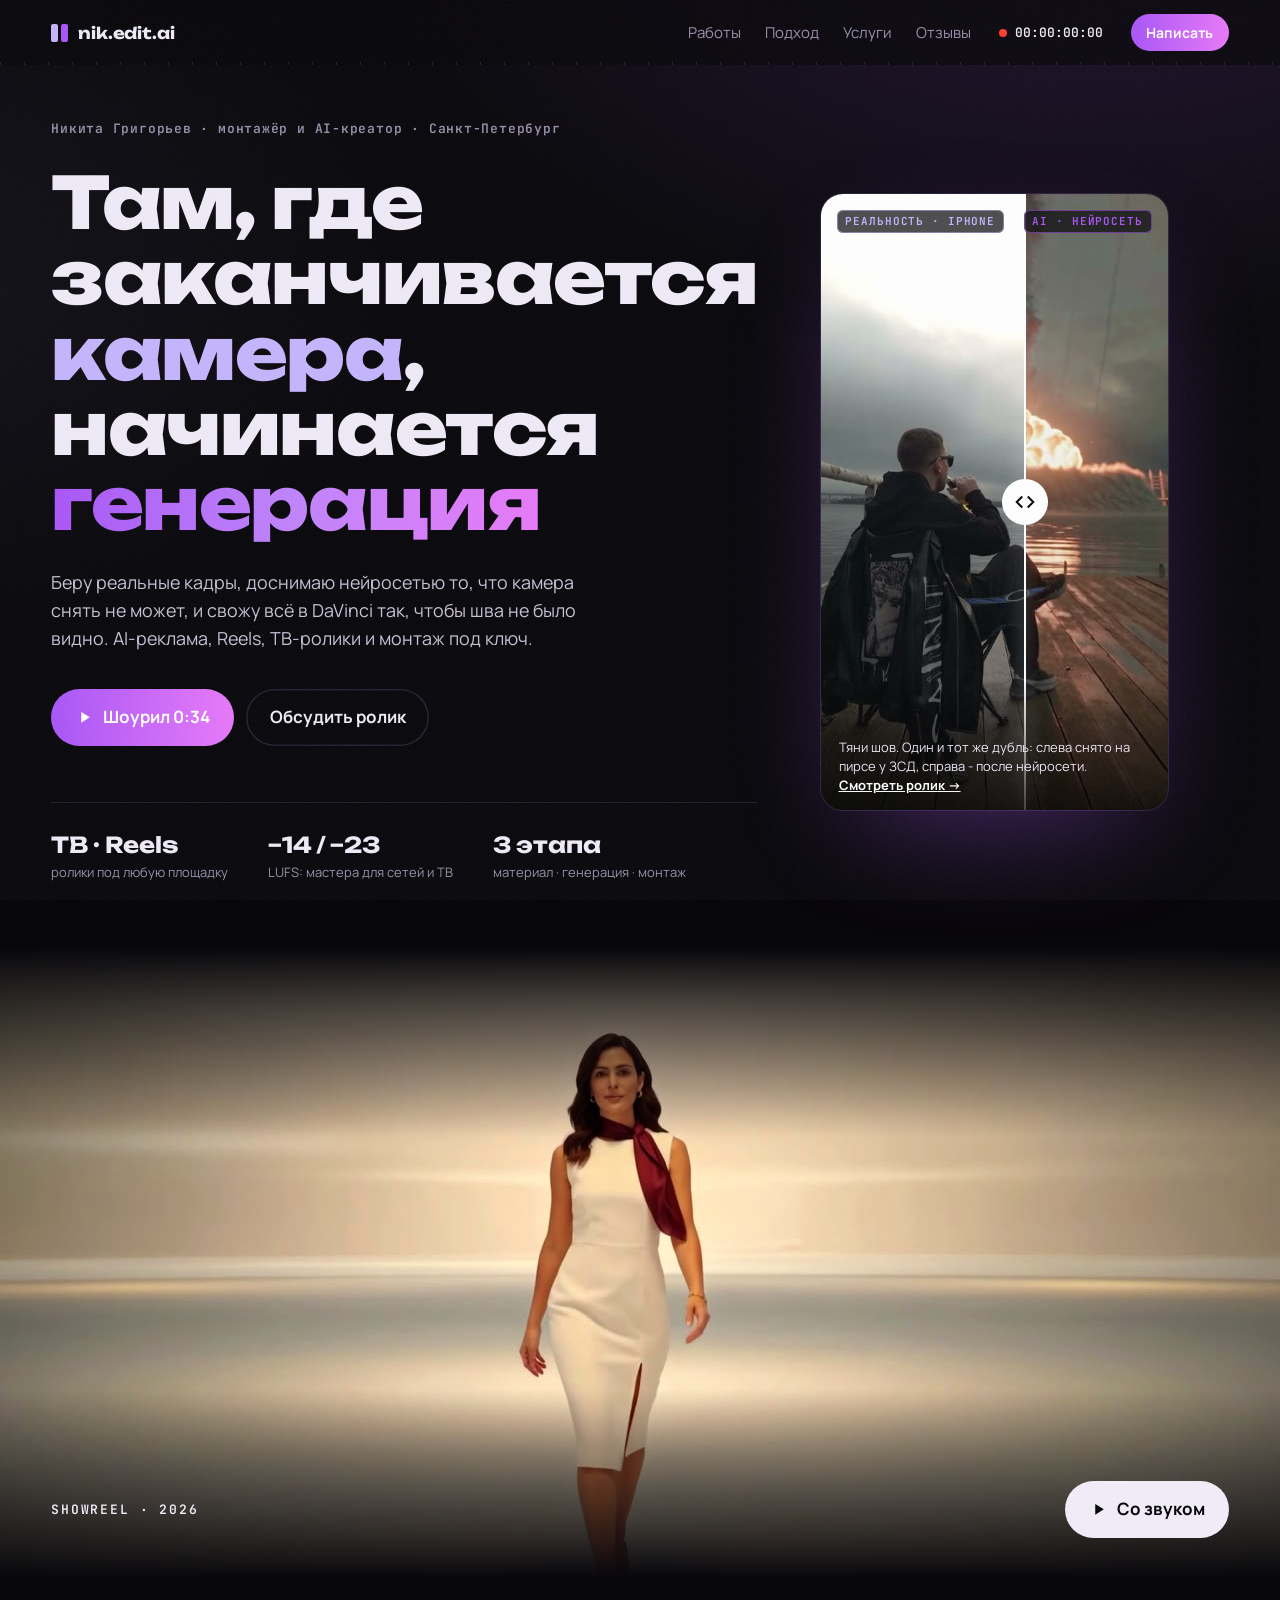
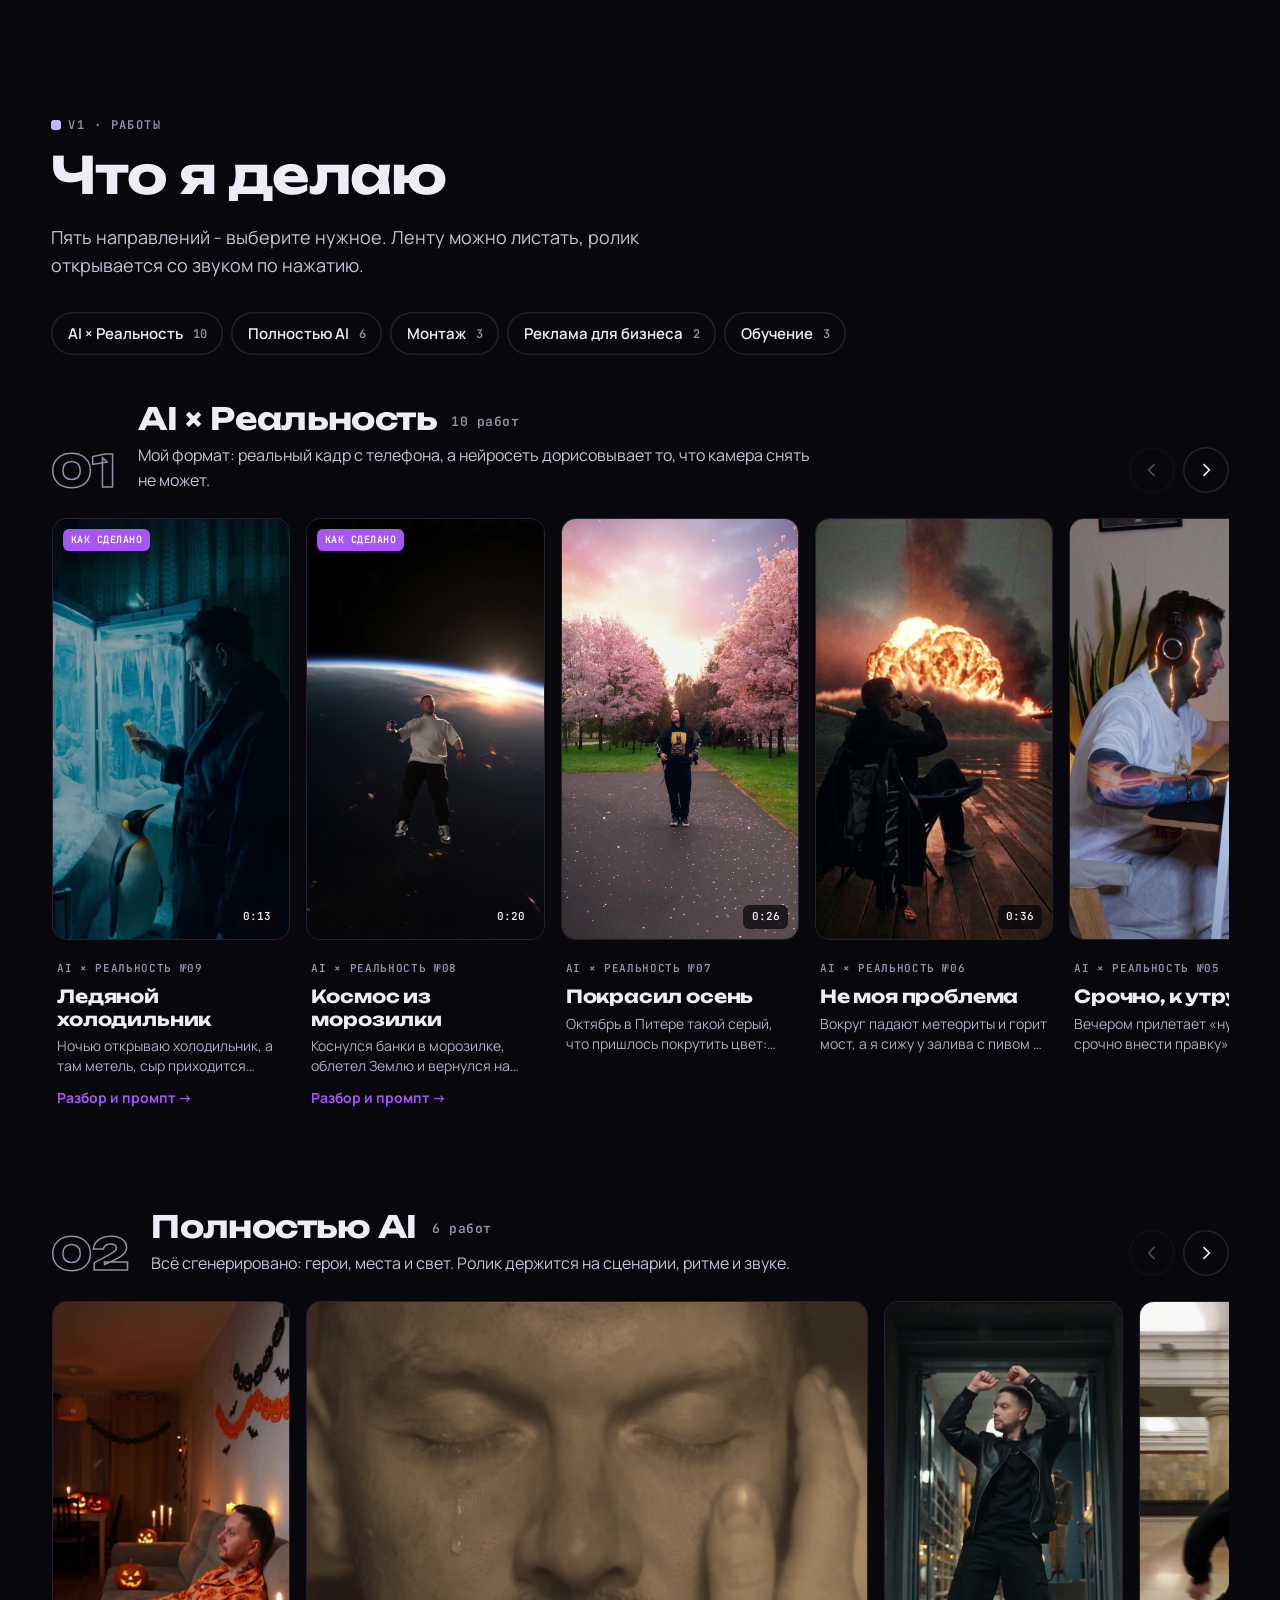
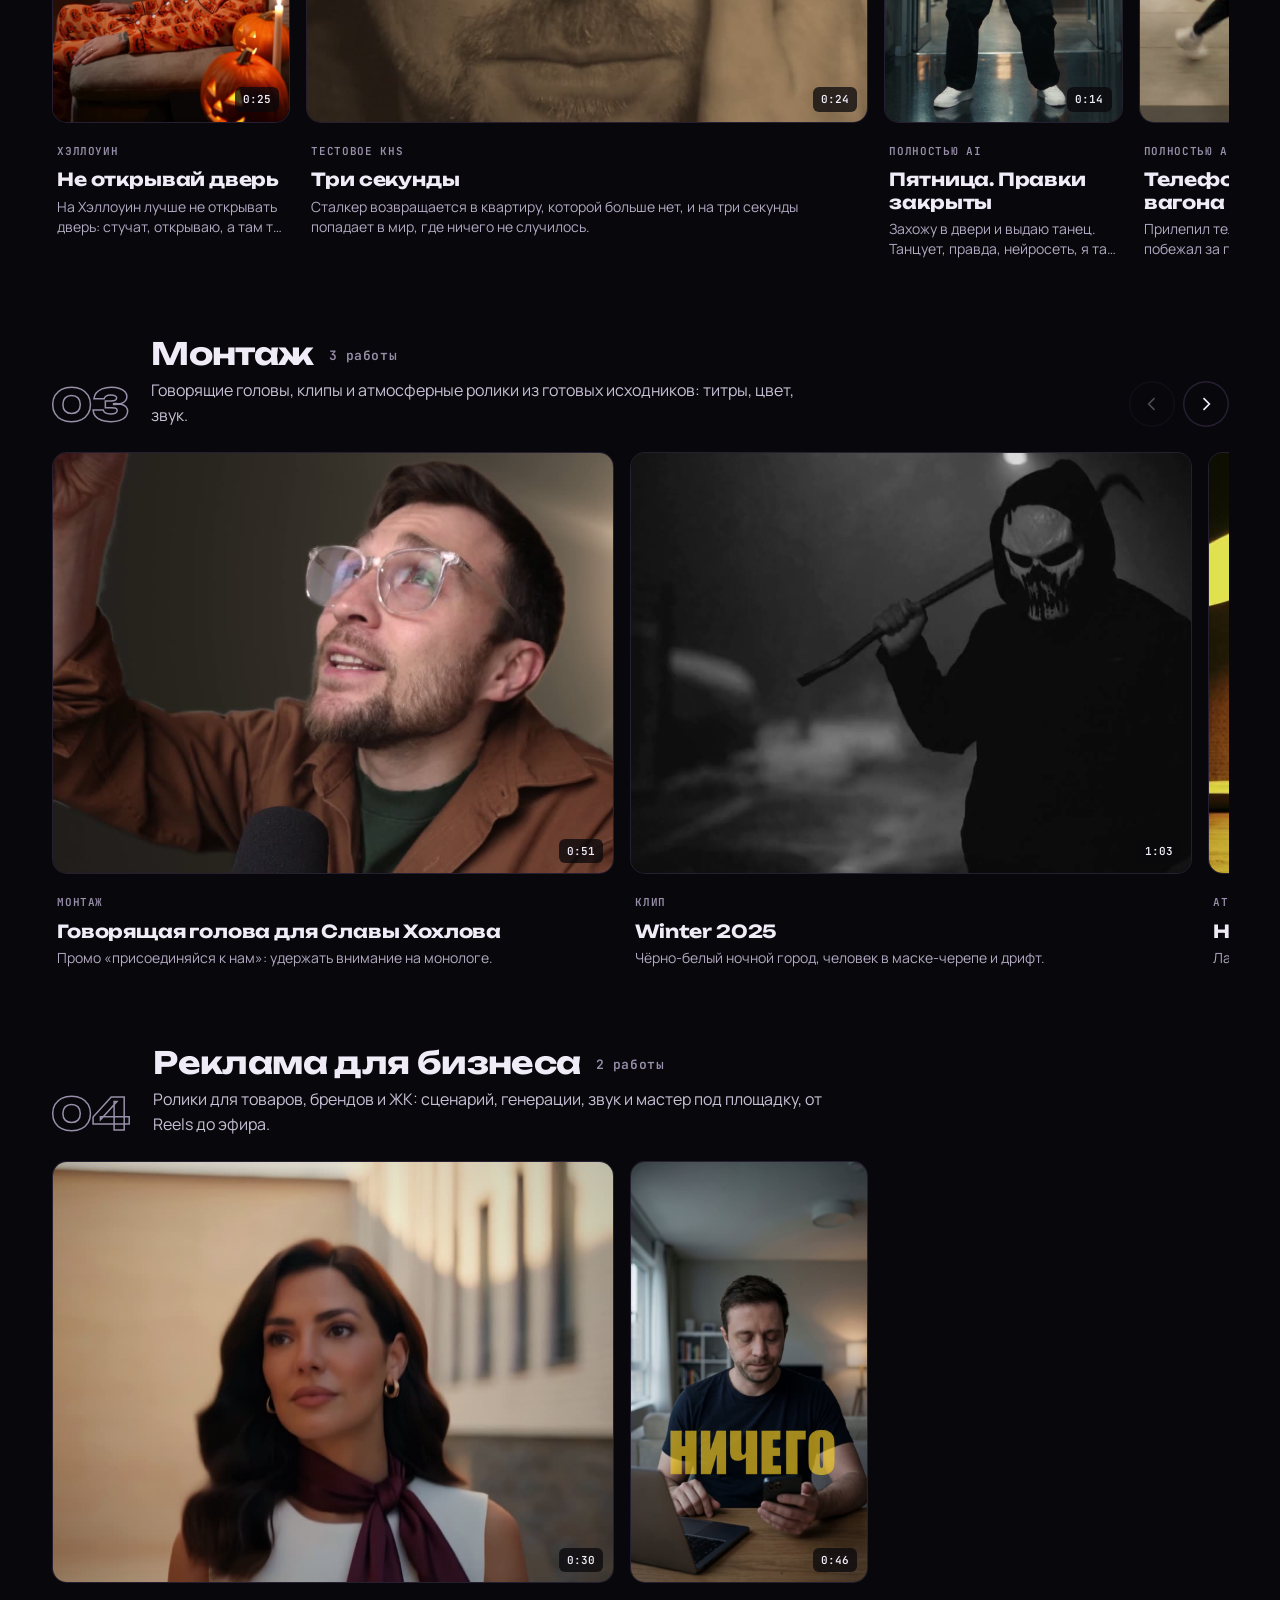
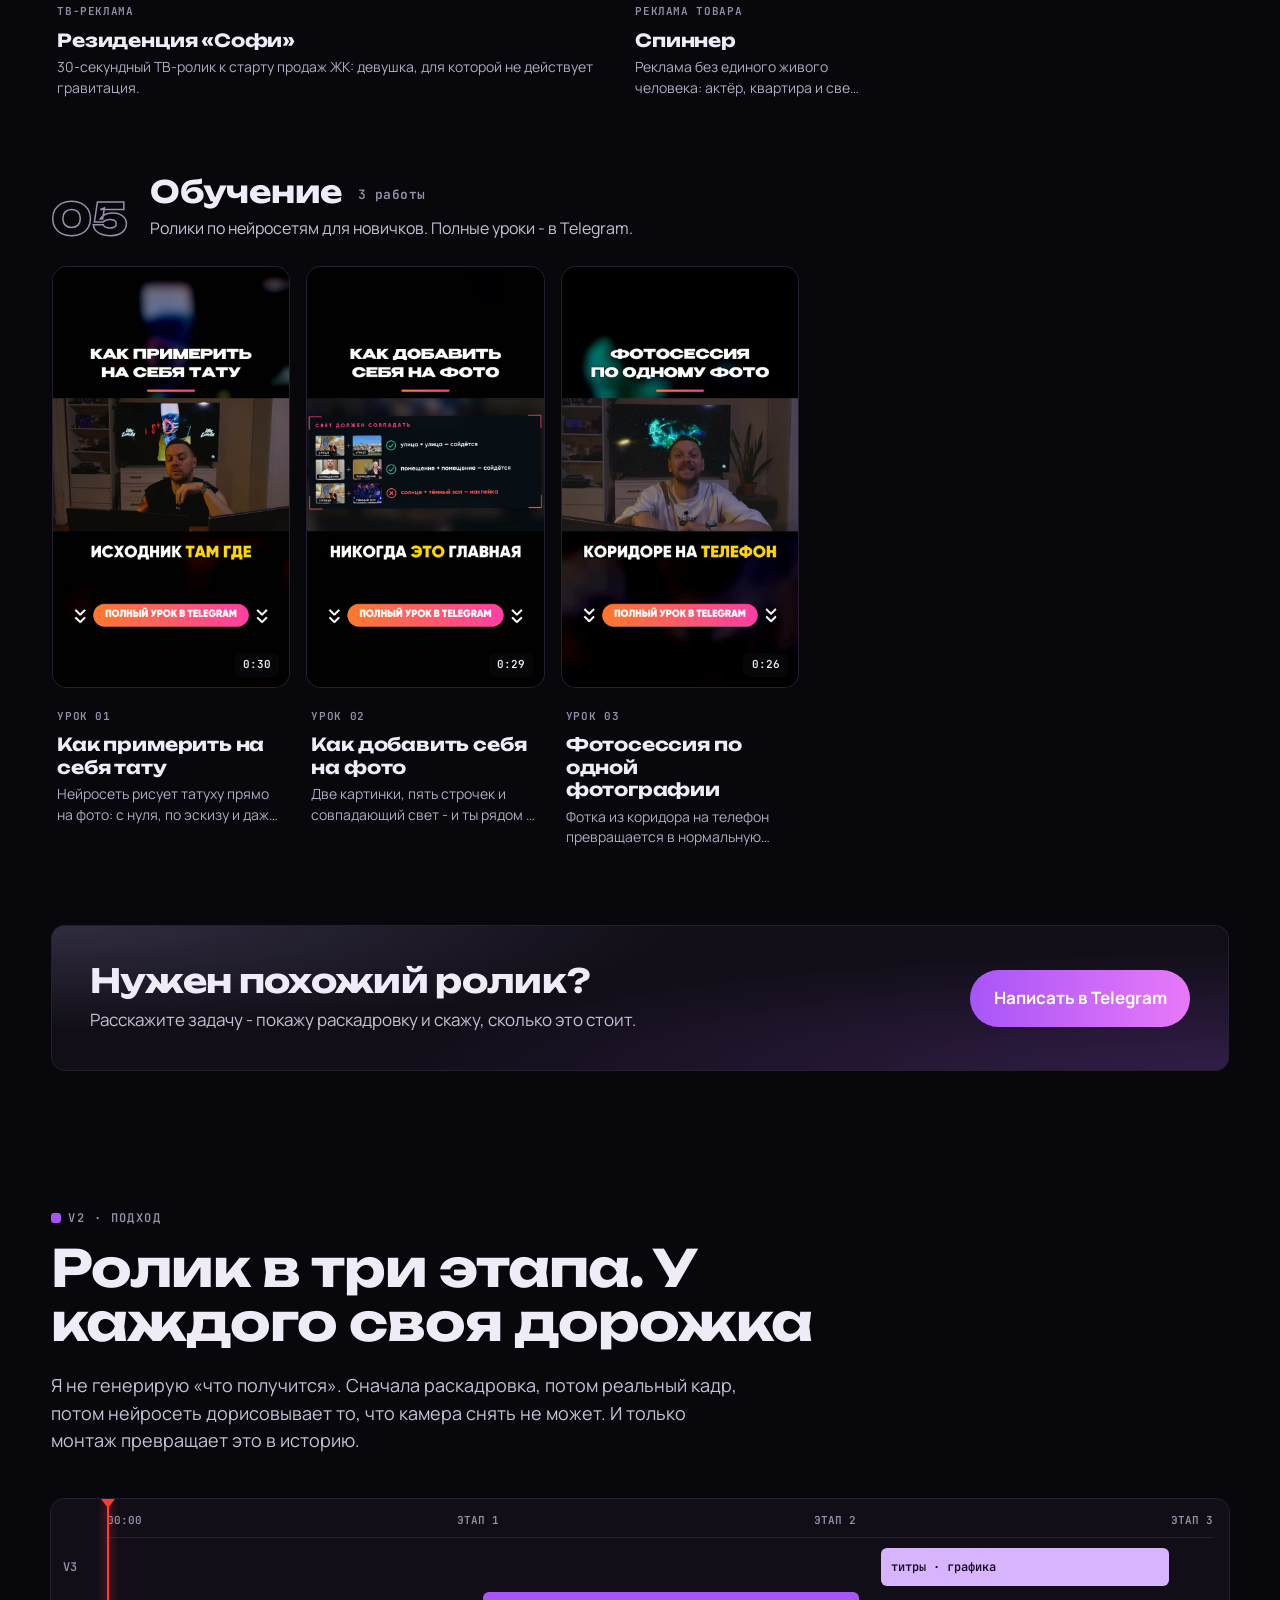
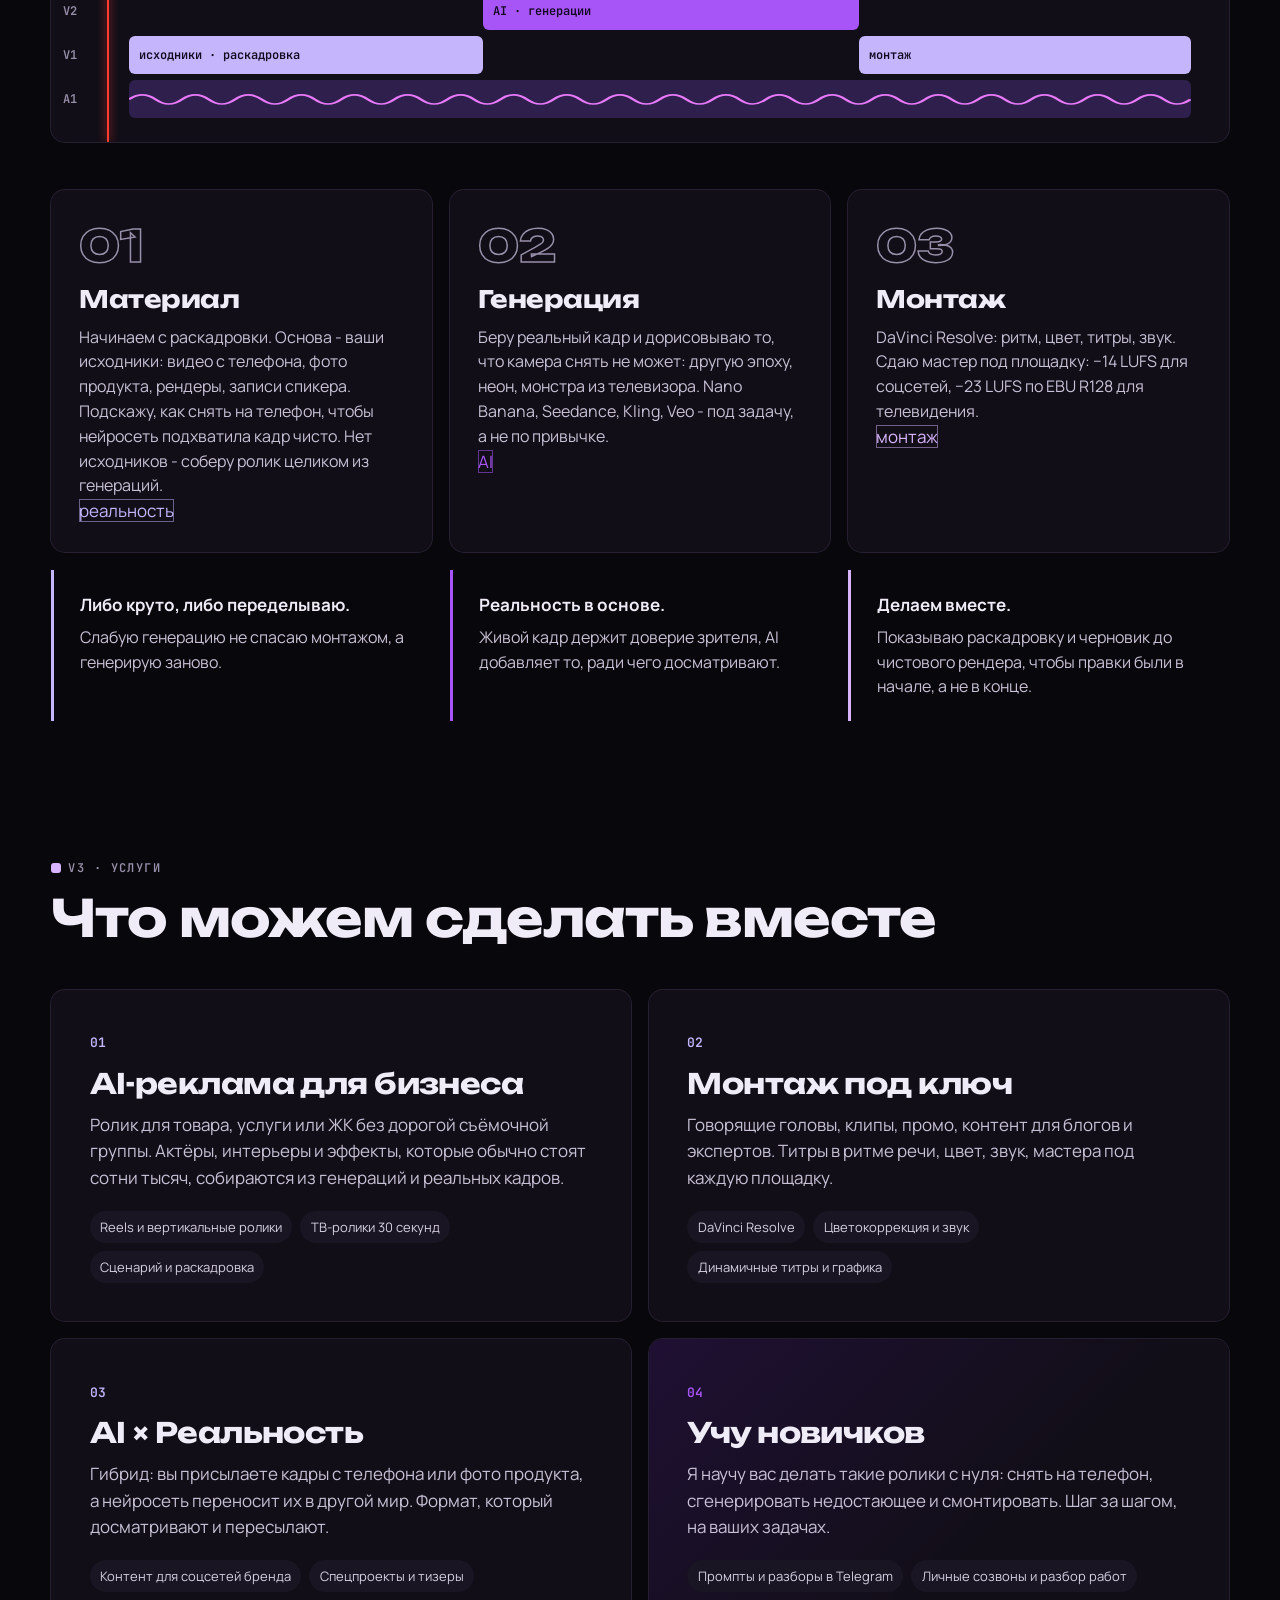
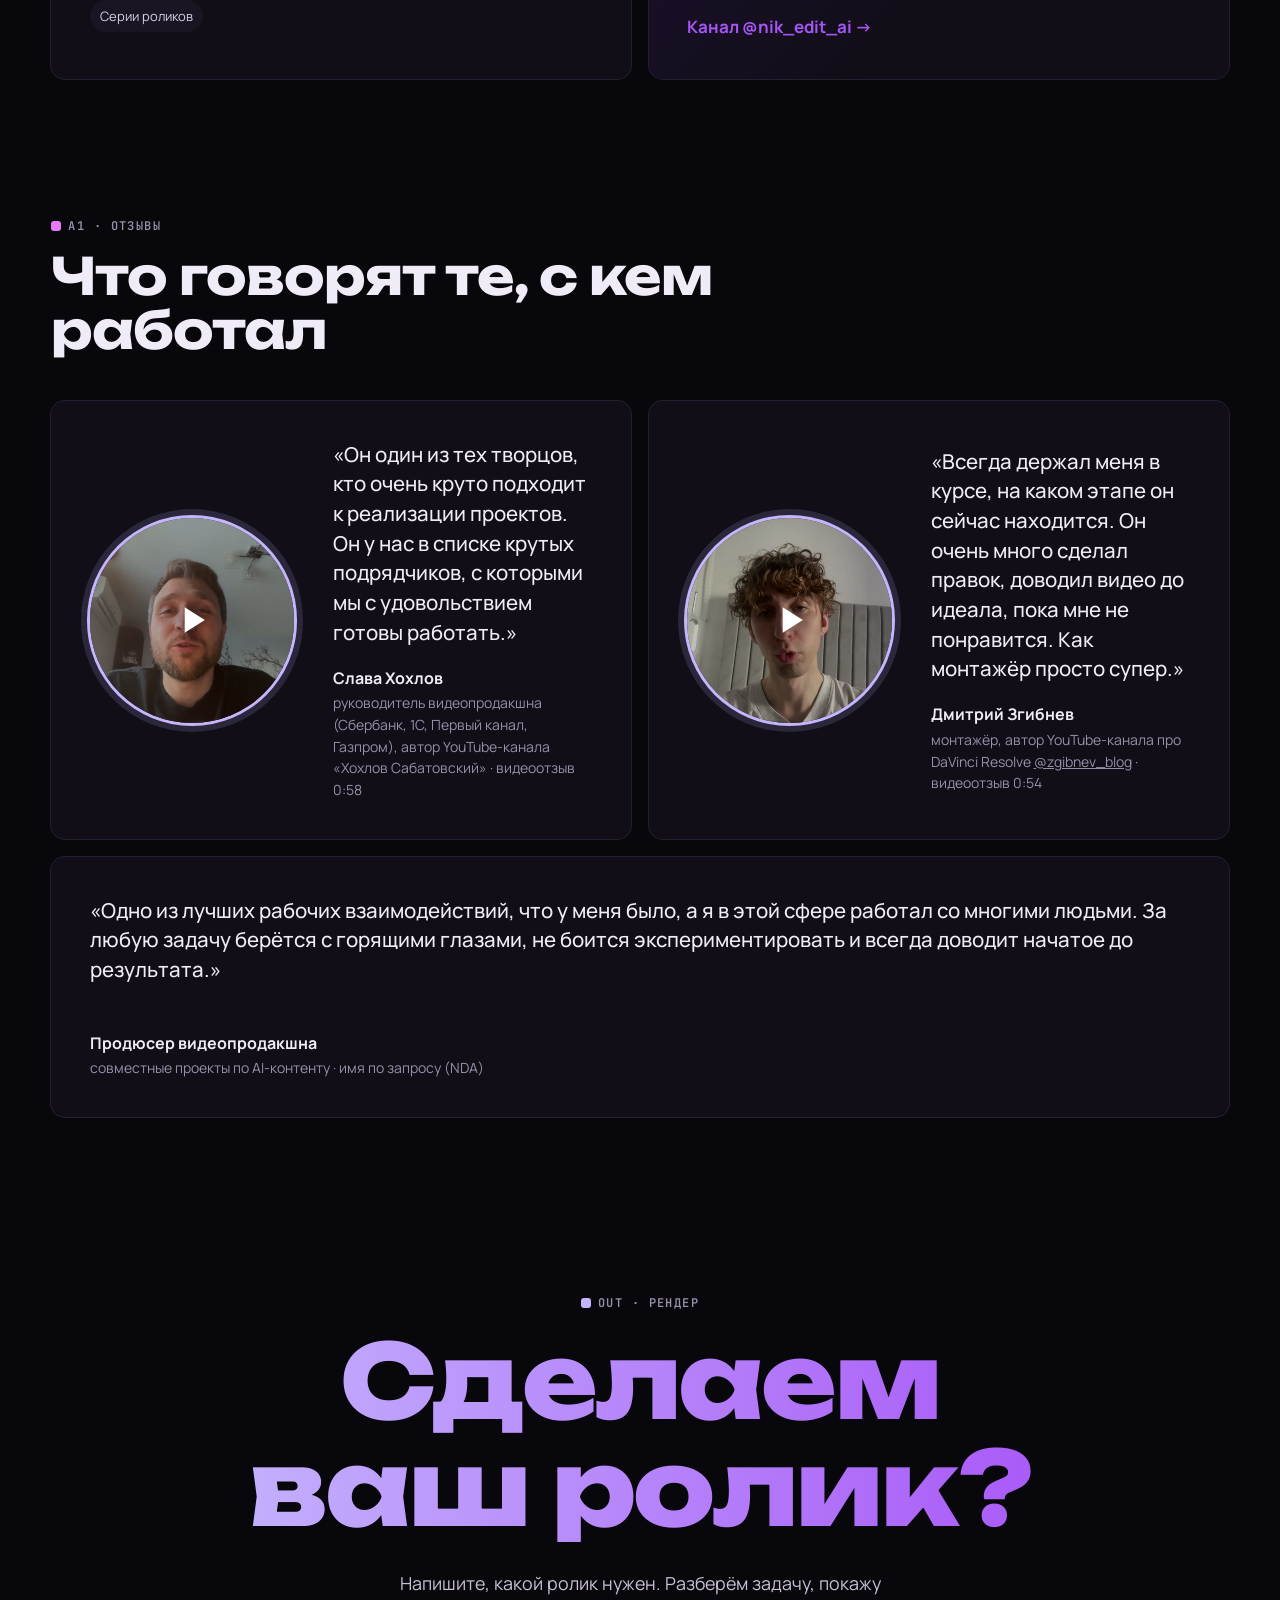
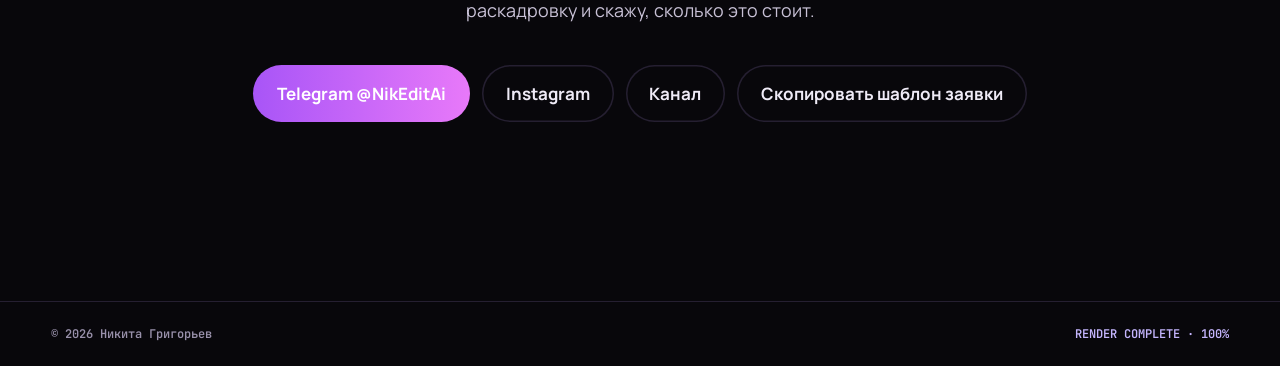
<file: index.html>
<!doctype html>
<html lang="ru">
<head>
<meta charset="utf-8">
<meta name="viewport" content="width=device-width, initial-scale=1">
<title>Никита Григорьев · монтаж и AI-видео</title>
<meta name="description" content="Видеомонтажёр и AI-креатор из Санкт-Петербурга. Беру реальные кадры и доснимаю нейросетью: AI-реклама, Reels, ТВ-ролики и монтаж под ключ.">
<meta property="og:title" content="Никита Григорьев · монтаж и AI-видео">
<meta property="og:description" content="Там, где заканчивается камера, начинается генерация. Реклама, Reels, ТВ-ролики и монтаж под ключ.">
<meta property="og:image" content="https://nik-edit-ai.github.io/media/og.jpg">
<meta property="og:url" content="https://nik-edit-ai.github.io/">
<meta property="og:type" content="website">
<meta name="twitter:card" content="summary_large_image">
<meta name="theme-color" content="#08070b">
<script type="application/ld+json">
{
  "@context": "https://schema.org",
  "@graph": [
    {
      "@type": "Person",
      "name": "Никита Григорьев",
      "jobTitle": "Видеомонтажёр и AI-креатор",
      "address": { "@type": "PostalAddress", "addressLocality": "Санкт-Петербург", "addressCountry": "RU" },
      "url": "https://nik-edit-ai.github.io/",
      "sameAs": [
        "https://t.me/NikEditAi",
        "https://t.me/nik_edit_ai",
        "https://instagram.com/nik.edit.ai"
      ]
    },
    {
      "@type": "WebSite",
      "name": "nik.edit.ai",
      "url": "https://nik-edit-ai.github.io/",
      "inLanguage": "ru"
    }
  ]
}
</script>
<link rel="icon" href="data:image/svg+xml,%3Csvg xmlns='http://www.w3.org/2000/svg' viewBox='0 0 32 32'%3E%3Crect width='32' height='32' rx='7' fill='%2308070b'/%3E%3Crect x='7' y='8' width='8' height='16' rx='2' fill='%23c4b5fd'/%3E%3Crect x='17' y='8' width='8' height='16' rx='2' fill='%23a855f7'/%3E%3C/svg%3E">
<link rel="preconnect" href="https://fonts.googleapis.com">
<link rel="preconnect" href="https://fonts.gstatic.com" crossorigin>
<link href="https://fonts.googleapis.com/css2?family=Unbounded:wght@500;700;800&family=Manrope:wght@400;500;600;700&family=JetBrains+Mono:wght@400;600&display=swap" rel="stylesheet">
<link rel="stylesheet" href="style.css?v=15">
<!-- Yandex.Metrika counter -->
<script type="text/javascript">
   (function(m,e,t,r,i,k,a){m[i]=m[i]||function(){(m[i].a=m[i].a||[]).push(arguments)};
   m[i].l=1*new Date();for (var j = 0; j < document.scripts.length; j++) {if (document.scripts[j].src === r) { return; }}
   k=e.createElement(t),a=e.getElementsByTagName(t)[0],k.async=1,k.src=r,a.parentNode.insertBefore(k,a)})
   (window, document, "script", "https://mc.yandex.ru/metrika/tag.js", "ym");

   ym(113993930, "init", {
        clickmap:true,
        trackLinks:true,
        accurateTrackBounce:true
   });
</script>
<noscript><div><img src="https://mc.yandex.ru/watch/113993930" style="position:absolute; left:-9999px;" alt="" /></div></noscript>
<!-- /Yandex.Metrika counter -->
</head>
<body>

<!-- Верхняя панель: логотип, навигация, таймкод прокрутки -->
<header class="bar">
  <a href="#top" class="logo" aria-label="nik.edit.ai, наверх">
    <span class="logo-mark"><i></i><i></i></span>nik.edit.ai
  </a>
  <nav class="nav">
    <a href="#works">Работы</a>
    <a href="#approach">Подход</a>
    <a href="#services">Услуги</a>
    <a href="#reviews">Отзывы</a>
  </nav>
  <div class="tc" aria-hidden="true"><span class="rec"></span><span id="tc">00:00:00:00</span></div>
  <a href="https://t.me/NikEditAi" class="btn btn-sm" target="_blank" rel="noopener">Написать</a>
  <div class="ruler" aria-hidden="true"><div class="ruler-fill" id="ruler"></div></div>
</header>

<main id="top">

<!-- HERO -->
<section class="hero">
  <div class="hero-text">
    <p class="eyebrow">Никита Григорьев · монтажёр и AI-креатор · Санкт-Петербург</p>
    <h1>Там, где заканчивается <span class="w-real">камера</span>, начинается <span class="w-ai">генерация</span></h1>
    <p class="lead">Беру реальные кадры, доснимаю нейросетью то, что камера снять не может, и свожу всё в DaVinci так, чтобы шва не было видно. AI-реклама, Reels, ТВ-ролики и монтаж под ключ.</p>
    <div class="hero-cta">
      <button class="btn" data-play="showreel-h">
        <svg viewBox="0 0 24 24" aria-hidden="true"><path d="M8 5v14l11-7z"/></svg>Шоурил 0:34
      </button>
      <a href="https://t.me/NikEditAi" class="btn btn-ghost" target="_blank" rel="noopener">Обсудить ролик</a>
    </div>
    <ul class="hero-facts">
      <li><b>ТВ · Reels</b><span>ролики под любую площадку</span></li>
      <li><b>−14 / −23</b><span>LUFS: мастера для сетей и ТВ</span></li>
      <li><b>3 этапа</b><span>материал · генерация · монтаж</span></li>
    </ul>
  </div>

  <figure class="seam" id="seam" aria-label="Сравнение: реальный дубль и тот же дубль после нейросети">
    <!-- hero-nmp.mp4: слева реальная съёмка, справа тот же дубль после нейросети (480x854 каждая половина), рисуем на canvas по шву -->
    <video id="seamVideo" src="media/hero-nmp.mp4" poster="media/hero-nmp.jpg" muted loop playsinline autoplay preload="auto" aria-hidden="true"></video>
    <canvas id="seamCanvas" width="480" height="854"></canvas>
    <div class="seam-line" id="seamLine"><span class="seam-knob" aria-hidden="true">
      <svg viewBox="0 0 24 24"><path d="M9 6l-6 6 6 6M15 6l6 6-6 6"/></svg></span></div>
    <span class="tag tag-real seam-tag-l">Реальность · iPhone</span>
    <span class="tag tag-ai seam-tag-r">AI · нейросеть</span>
    <input type="range" min="0" max="100" value="50" id="seamRange" class="seam-range" aria-label="Положение шва между реальностью и AI">
    <figcaption>Тяни шов. Один и тот же дубль: слева снято на пирсе у ЗСД, справа - после нейросети. <a href="#" data-play="nemoya">Смотреть ролик →</a></figcaption>
  </figure>
</section>

<!-- Шоурил-лента -->
<section class="reel" aria-label="Шоурил">
  <video class="reel-video" src="media/showreel-h-loop.mp4" poster="media/showreel-h.jpg" autoplay muted loop playsinline></video>
  <div class="reel-over">
    <span class="marker">SHOWREEL · 2026</span>
    <button class="btn btn-light" data-play="showreel-h">
      <svg viewBox="0 0 24 24" aria-hidden="true"><path d="M8 5v14l11-7z"/></svg>Со звуком
    </button>
  </div>
</section>

<!-- РАБОТЫ: разделы по тому, что заказывают -->
<section class="section" id="works">
  <div class="sec-head">
    <p class="track-label"><span class="dot dot-v1"></span>V1 · Работы</p>
    <h2>Что я делаю</h2>
    <p class="sec-sub">Пять направлений - выберите нужное. Ленту можно листать, ролик открывается со звуком по нажатию.</p>
  </div>
  <nav class="cats" id="cats" aria-label="Разделы работ"></nav>
  <div id="groups"></div>
  <div class="works-cta">
    <div>
      <h3>Нужен похожий ролик?</h3>
      <p>Расскажите задачу - покажу раскадровку и скажу, сколько это стоит.</p>
    </div>
    <a href="https://t.me/NikEditAi" class="btn" target="_blank" rel="noopener">Написать в Telegram</a>
  </div>
</section>

<!-- ПОДХОД -->
<section class="section approach" id="approach">
  <div class="sec-head">
    <p class="track-label"><span class="dot dot-v2"></span>V2 · Подход</p>
    <h2>Ролик в три этапа. У каждого своя дорожка</h2>
    <p class="sec-sub">Я не генерирую «что получится». Сначала раскадровка, потом реальный кадр, потом нейросеть дорисовывает то, что камера снять не может. И только монтаж превращает это в историю.</p>
  </div>

  <div class="tl" id="tl" aria-hidden="true">
    <div class="tl-ruler"><span>00:00</span><span>ЭТАП 1</span><span>ЭТАП 2</span><span>ЭТАП 3</span></div>
    <div class="tl-track"><em>V3</em><div class="tl-clip c-text" style="--s:70%;--w:26%">титры · графика</div></div>
    <div class="tl-track"><em>V2</em><div class="tl-clip c-ai" style="--s:34%;--w:34%">AI · генерации</div></div>
    <div class="tl-track"><em>V1</em><div class="tl-clip c-real" style="--s:2%;--w:32%">исходники · раскадровка</div><div class="tl-clip c-real" style="--s:68%;--w:30%">монтаж</div></div>
    <div class="tl-track"><em>A1</em><div class="tl-clip c-audio" style="--s:2%;--w:96%"><svg viewBox="0 0 400 20" preserveAspectRatio="none"><path d="M0 10 Q5 2 10 10 T20 10 T30 10 T40 10 T50 10 T60 10 T70 10 T80 10 T90 10 T100 10 T110 10 T120 10 T130 10 T140 10 T150 10 T160 10 T170 10 T180 10 T190 10 T200 10 T210 10 T220 10 T230 10 T240 10 T250 10 T260 10 T270 10 T280 10 T290 10 T300 10 T310 10 T320 10 T330 10 T340 10 T350 10 T360 10 T370 10 T380 10 T390 10 T400 10"/></svg></div></div>
    <div class="tl-head" id="tlHead"></div>
  </div>

  <ol class="steps">
    <li class="step">
      <span class="step-n">01</span>
      <h3>Материал</h3>
      <p>Начинаем с раскадровки. Основа - ваши исходники: видео с телефона, фото продукта, рендеры, записи спикера. Подскажу, как снять на телефон, чтобы нейросеть подхватила кадр чисто. Нет исходников - соберу ролик целиком из генераций.</p>
      <span class="step-tag tag-real">реальность</span>
    </li>
    <li class="step">
      <span class="step-n">02</span>
      <h3>Генерация</h3>
      <p>Беру реальный кадр и дорисовываю то, что камера снять не может: другую эпоху, неон, монстра из телевизора. Nano Banana, Seedance, Kling, Veo - под задачу, а не по привычке.</p>
      <span class="step-tag tag-ai">AI</span>
    </li>
    <li class="step">
      <span class="step-n">03</span>
      <h3>Монтаж</h3>
      <p>DaVinci Resolve: ритм, цвет, титры, звук. Сдаю мастер под площадку: −14 LUFS для соцсетей, −23 LUFS по EBU R128 для телевидения.</p>
      <span class="step-tag tag-edit">монтаж</span>
    </li>
  </ol>

  <div class="rules">
    <p class="rule"><b>Либо круто, либо переделываю.</b> Слабую генерацию не спасаю монтажом, а генерирую заново.</p>
    <p class="rule"><b>Реальность в основе.</b> Живой кадр держит доверие зрителя, AI добавляет то, ради чего досматривают.</p>
    <p class="rule"><b>Делаем вместе.</b> Показываю раскадровку и черновик до чистового рендера, чтобы правки были в начале, а не в конце.</p>
  </div>
</section>

<!-- УСЛУГИ -->
<section class="section" id="services">
  <div class="sec-head">
    <p class="track-label"><span class="dot dot-v3"></span>V3 · Услуги</p>
    <h2>Что можем сделать вместе</h2>
  </div>
  <div class="services">
    <article class="svc">
      <span class="svc-i">01</span>
      <h3>AI-реклама для бизнеса</h3>
      <p>Ролик для товара, услуги или ЖК без дорогой съёмочной группы. Актёры, интерьеры и эффекты, которые обычно стоят сотни тысяч, собираются из генераций и реальных кадров.</p>
      <ul><li>Reels и вертикальные ролики</li><li>ТВ-ролики 30 секунд</li><li>Сценарий и раскадровка</li></ul>
    </article>
    <article class="svc">
      <span class="svc-i">02</span>
      <h3>Монтаж под ключ</h3>
      <p>Говорящие головы, клипы, промо, контент для блогов и экспертов. Титры в ритме речи, цвет, звук, мастера под каждую площадку.</p>
      <ul><li>DaVinci Resolve</li><li>Цветокоррекция и звук</li><li>Динамичные титры и графика</li></ul>
    </article>
    <article class="svc">
      <span class="svc-i">03</span>
      <h3>AI × Реальность</h3>
      <p>Гибрид: вы присылаете кадры с телефона или фото продукта, а нейросеть переносит их в другой мир. Формат, который досматривают и пересылают.</p>
      <ul><li>Контент для соцсетей бренда</li><li>Спецпроекты и тизеры</li><li>Серии роликов</li></ul>
    </article>
    <article class="svc svc-learn">
      <span class="svc-i">04</span>
      <h3>Учу новичков</h3>
      <p>Я научу вас делать такие ролики с нуля: снять на телефон, сгенерировать недостающее и смонтировать. Шаг за шагом, на ваших задачах.</p>
      <ul><li>Промпты и разборы в Telegram</li><li>Личные созвоны и разбор работ</li></ul>
      <a href="https://t.me/nik_edit_ai" target="_blank" rel="noopener" class="link">Канал @nik_edit_ai →</a>
    </article>
  </div>
</section>

<!-- ОТЗЫВЫ -->
<section class="section" id="reviews">
  <div class="sec-head">
    <p class="track-label"><span class="dot dot-a1"></span>A1 · Отзывы</p>
    <h2>Что говорят те, с кем работал</h2>
  </div>
  <div class="reviews">
    <figure class="rev rev-video">
      <button class="rev-circle" data-play="review-khokhlov" aria-label="Смотреть видеоотзыв Славы Хохлова">
        <img src="media/review-khokhlov.jpg" alt="">
        <span class="rev-play"><svg viewBox="0 0 24 24" aria-hidden="true"><path d="M8 5v14l11-7z"/></svg></span>
      </button>
      <figcaption>
        <p class="rev-quote">«Он один из тех творцов, кто очень круто подходит к реализации проектов. Он у нас в списке крутых подрядчиков, с которыми мы с удовольствием готовы работать.»</p>
        <p class="rev-who"><b>Слава Хохлов</b>руководитель видеопродакшна (Сбербанк, 1С, Первый канал, Газпром), автор YouTube-канала «Хохлов Сабатовский» · видеоотзыв 0:58</p>
      </figcaption>
    </figure>
    <figure class="rev rev-video">
      <button class="rev-circle" data-play="review-zgibnev" aria-label="Смотреть видеоотзыв Дмитрия Згибнева">
        <img src="media/review-zgibnev.jpg" alt="">
        <span class="rev-play"><svg viewBox="0 0 24 24" aria-hidden="true"><path d="M8 5v14l11-7z"/></svg></span>
      </button>
      <figcaption>
        <p class="rev-quote">«Всегда держал меня в курсе, на каком этапе он сейчас находится. Он очень много сделал правок, доводил видео до идеала, пока мне не понравится. Как монтажёр просто супер.»</p>
        <p class="rev-who"><b>Дмитрий Згибнев</b>монтажёр, автор YouTube-канала про DaVinci Resolve <a href="https://youtube.com/@zgibnev_blog" target="_blank" rel="noopener">@zgibnev_blog</a> · видеоотзыв 0:54</p>
      </figcaption>
    </figure>
    <figure class="rev rev-wide">
      <p class="rev-quote">«Одно из лучших рабочих взаимодействий, что у меня было, а я в этой сфере работал со многими людьми. За любую задачу берётся с горящими глазами, не боится экспериментировать и всегда доводит начатое до результата.»</p>
      <p class="rev-who"><b>Продюсер видеопродакшна</b>совместные проекты по AI-контенту · имя по запросу (NDA)</p>
    </figure>
  </div>
</section>

<!-- КОНТАКТЫ -->
<section class="contact" id="contact">
  <p class="track-label"><span class="dot dot-v1"></span>OUT · Рендер</p>
  <h2>Сделаем ваш ролик?</h2>
  <p class="lead">Напишите, какой ролик нужен. Разберём задачу, покажу раскадровку и скажу, сколько это стоит.</p>
  <div class="contact-links">
    <a href="https://t.me/NikEditAi" class="btn" target="_blank" rel="noopener">Telegram @NikEditAi</a>
    <a href="https://instagram.com/nik.edit.ai" class="btn btn-ghost" target="_blank" rel="noopener">Instagram</a>
    <a href="https://t.me/nik_edit_ai" class="btn btn-ghost" target="_blank" rel="noopener">Канал</a>
    <button class="btn btn-ghost" id="briefCopy" type="button">Скопировать шаблон заявки</button>
  </div>
</section>

</main>

<footer class="foot">
  <span>© 2026 Никита Григорьев</span>
  <span class="foot-tc">RENDER COMPLETE · 100%</span>
</footer>

<!-- Плеер -->
<dialog class="player" id="player">
  <div class="player-box">
    <button class="player-x" id="playerClose" aria-label="Закрыть">×</button>
    <div class="player-media" id="playerMedia"></div>
    <div class="player-info" id="playerInfo"></div>
  </div>
</dialog>

<script src="works.js?v=16"></script>
<script src="app.js?v=15"></script>
</body>
</html>
</file>
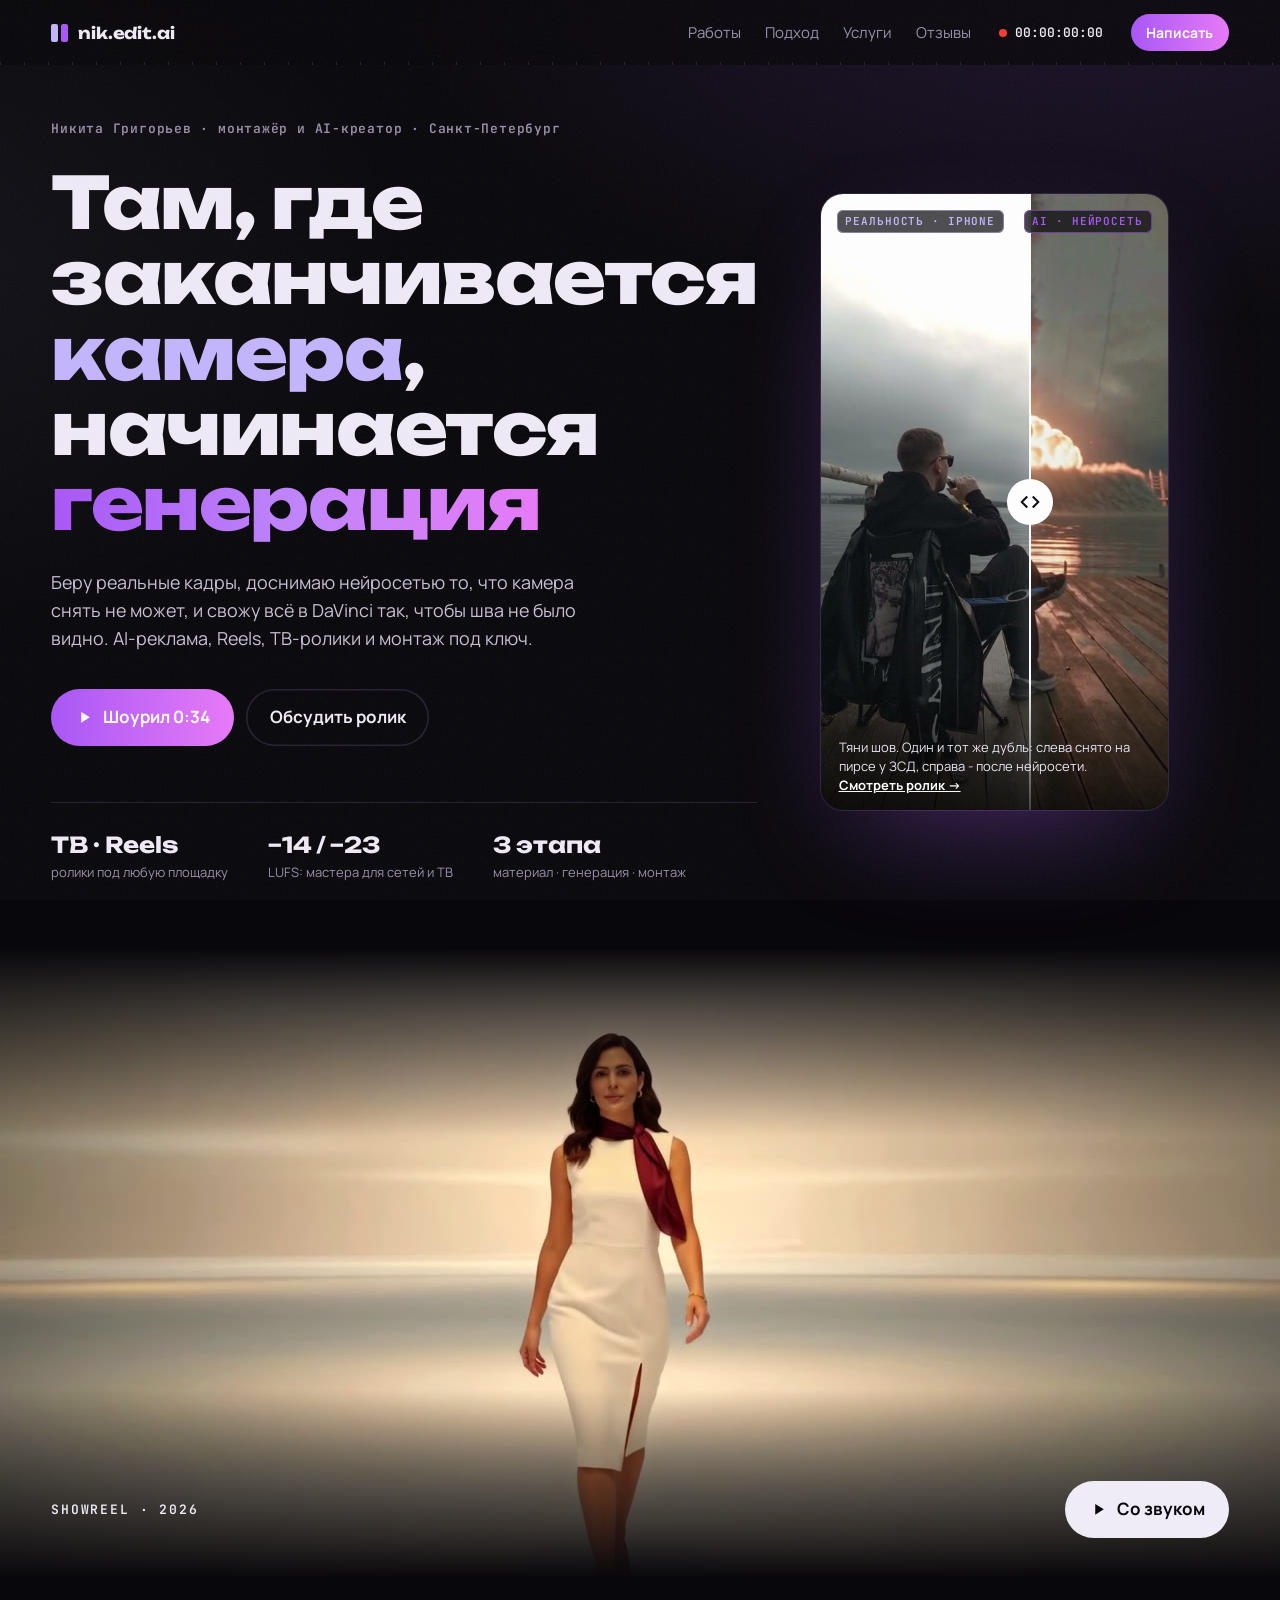
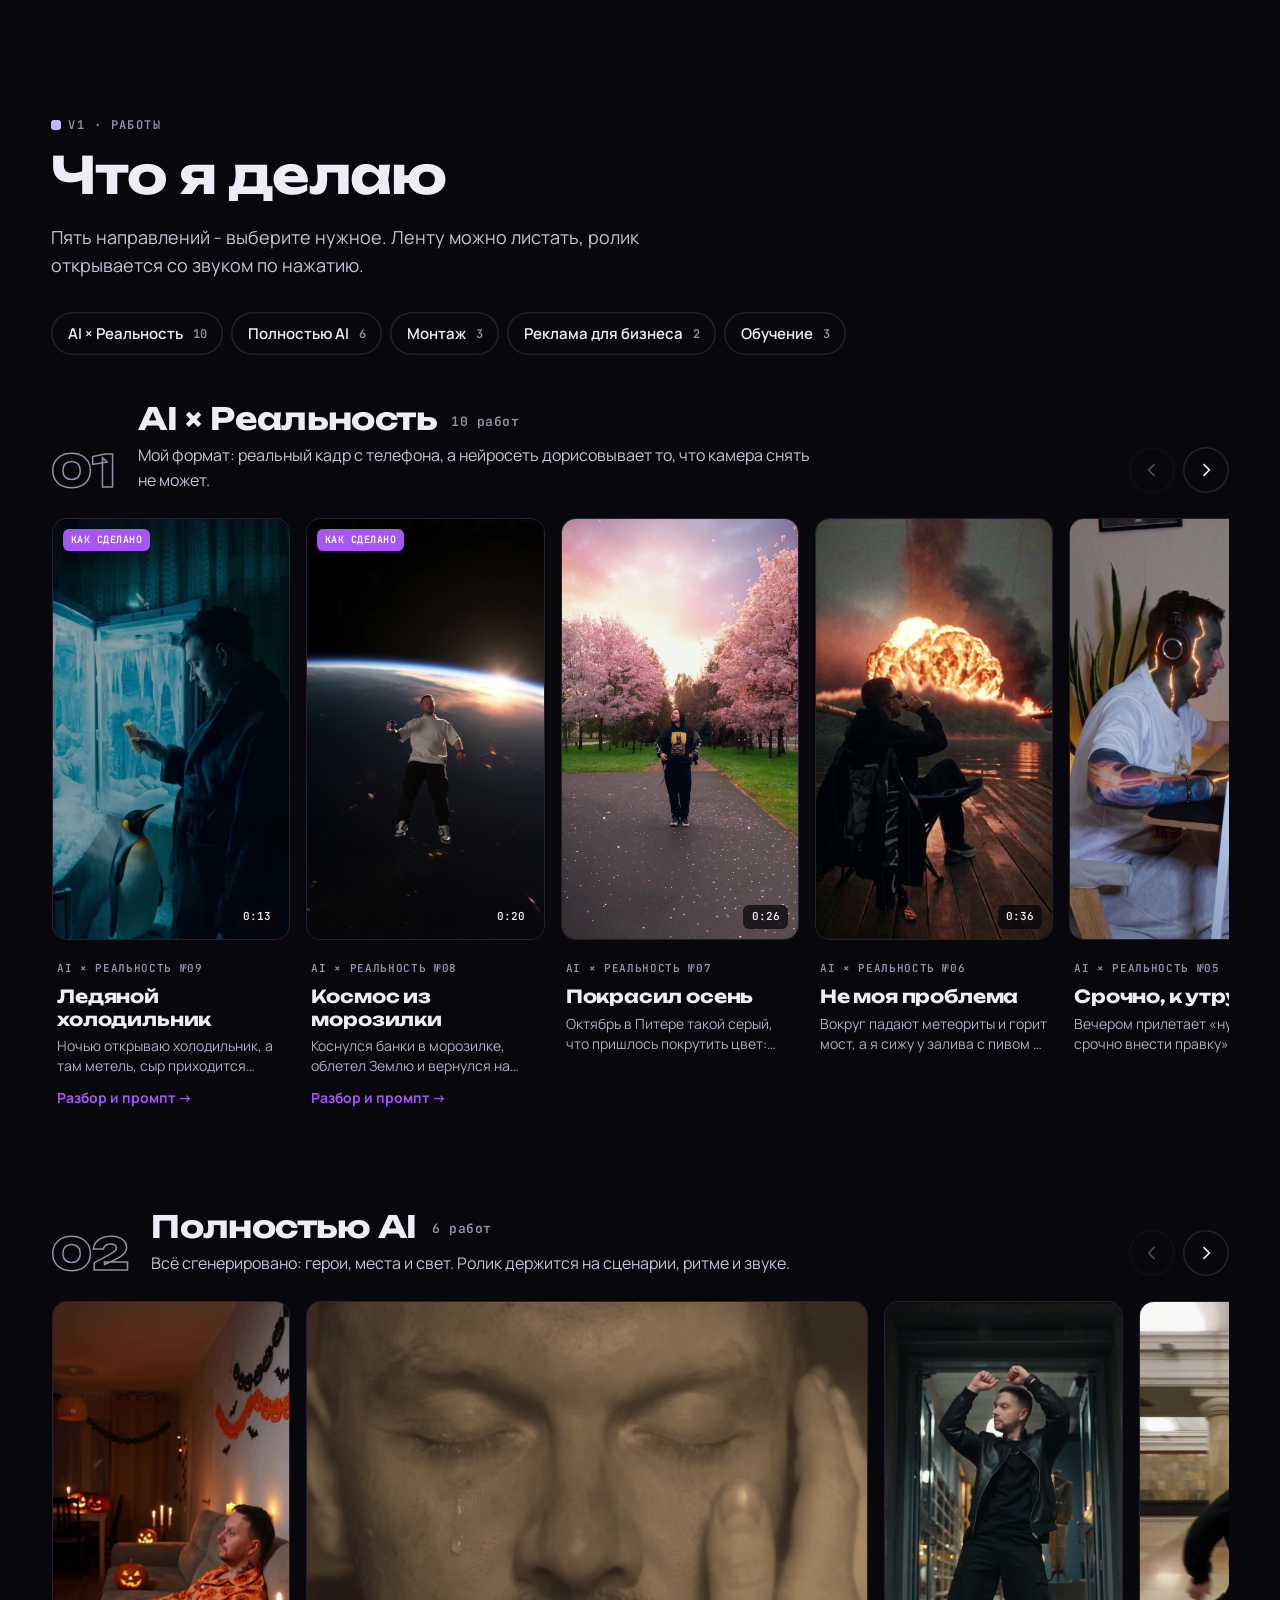
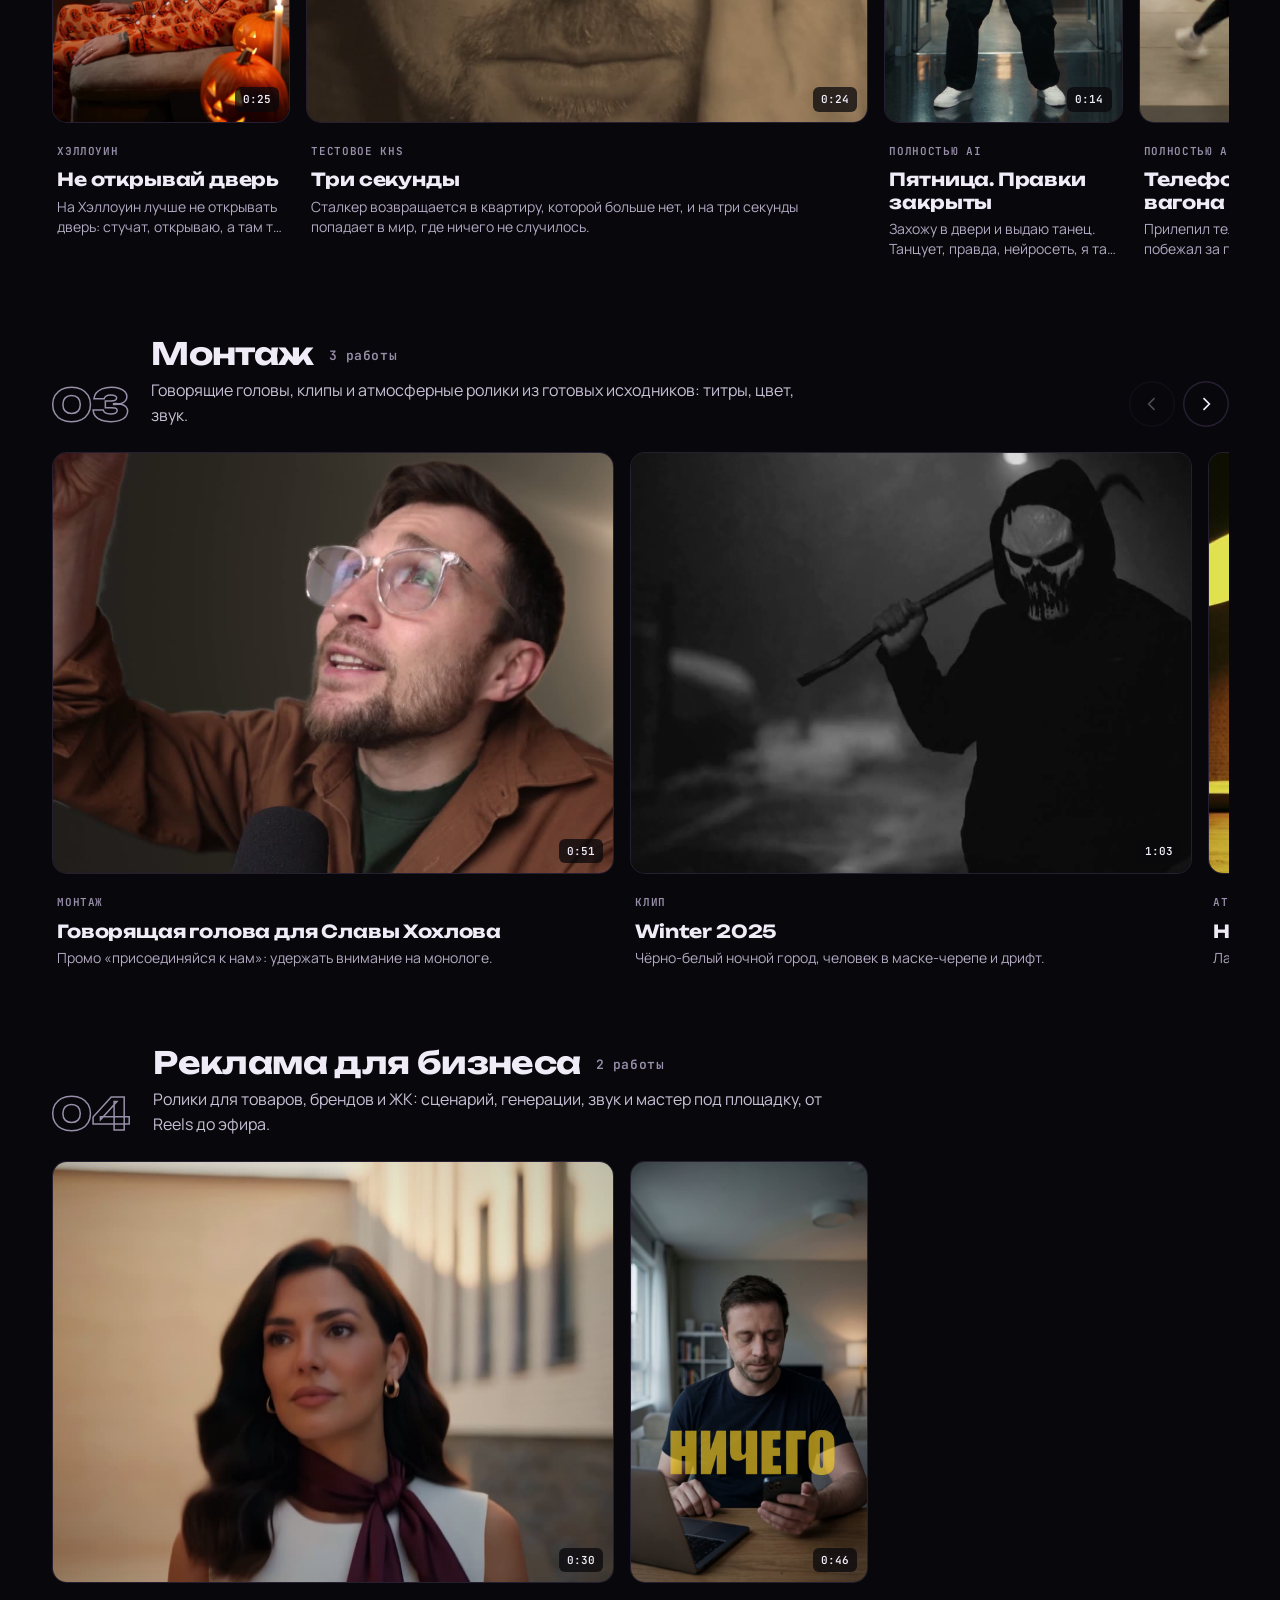
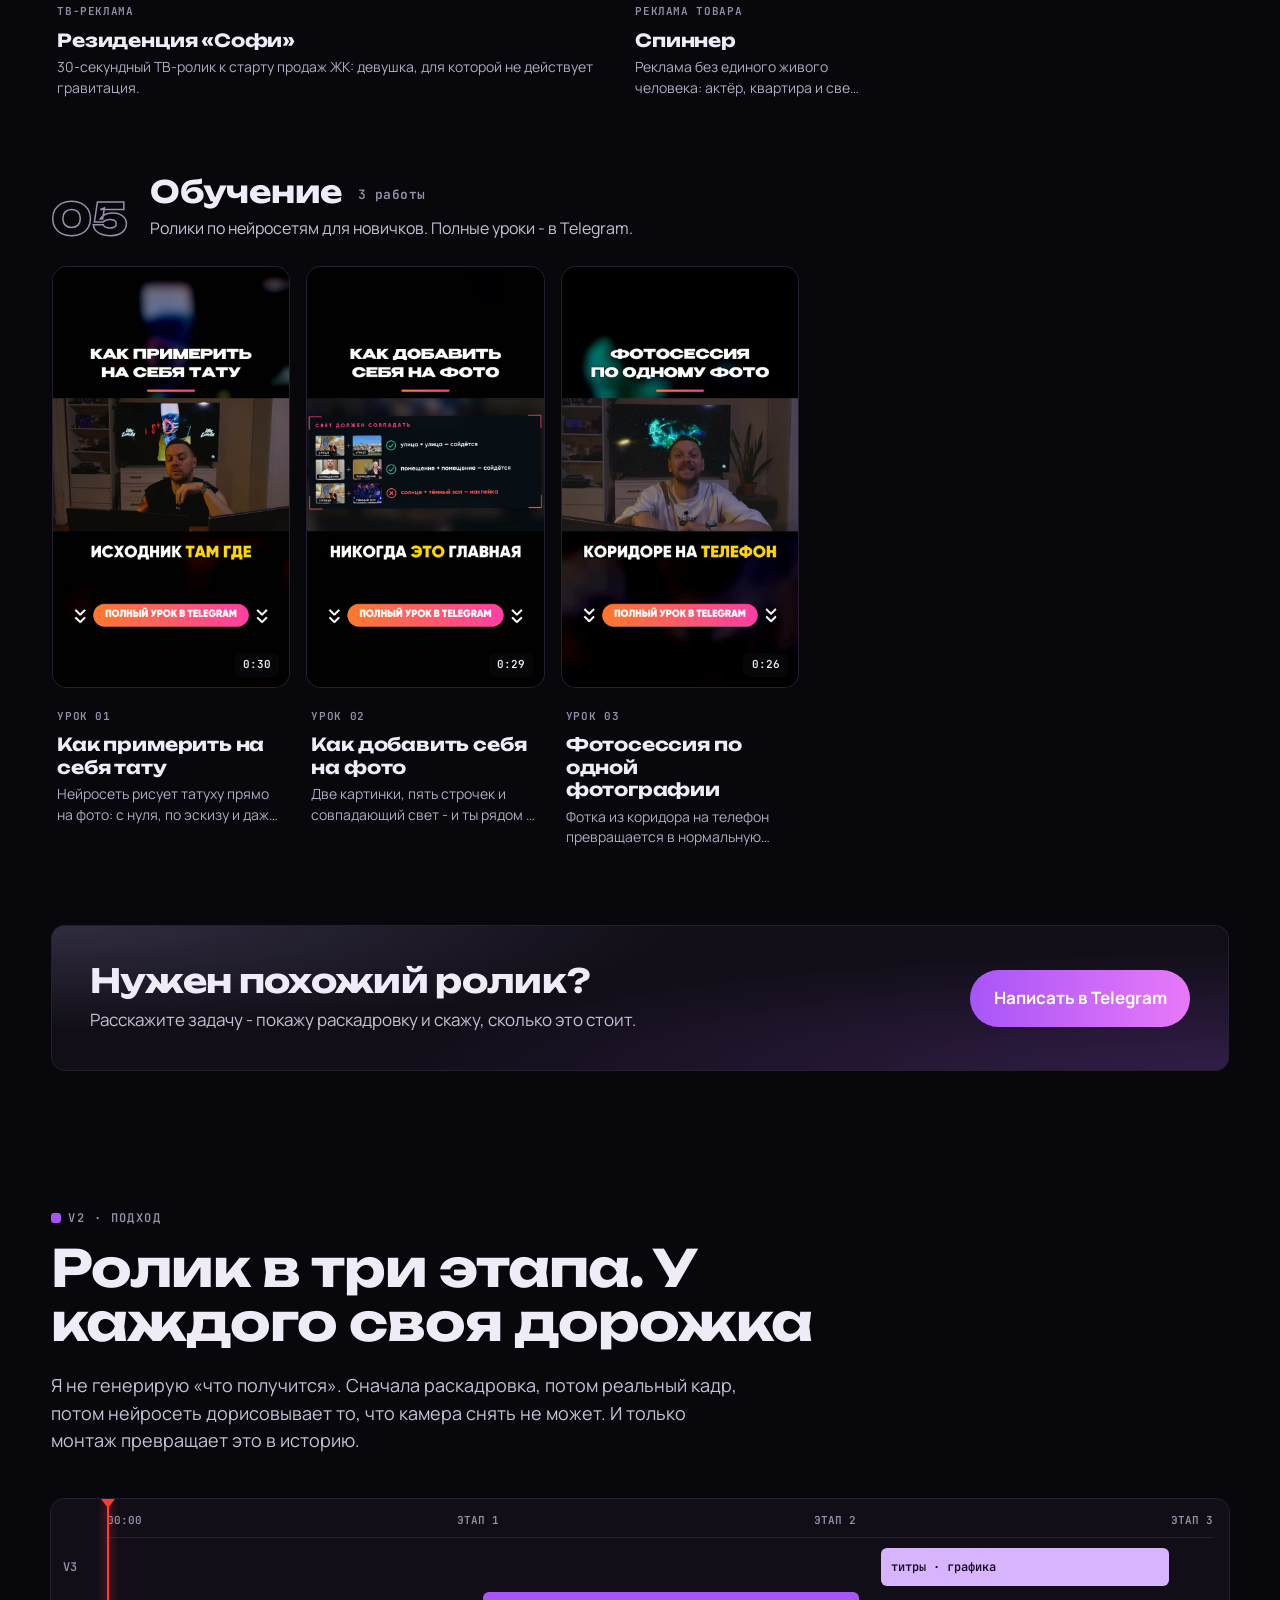
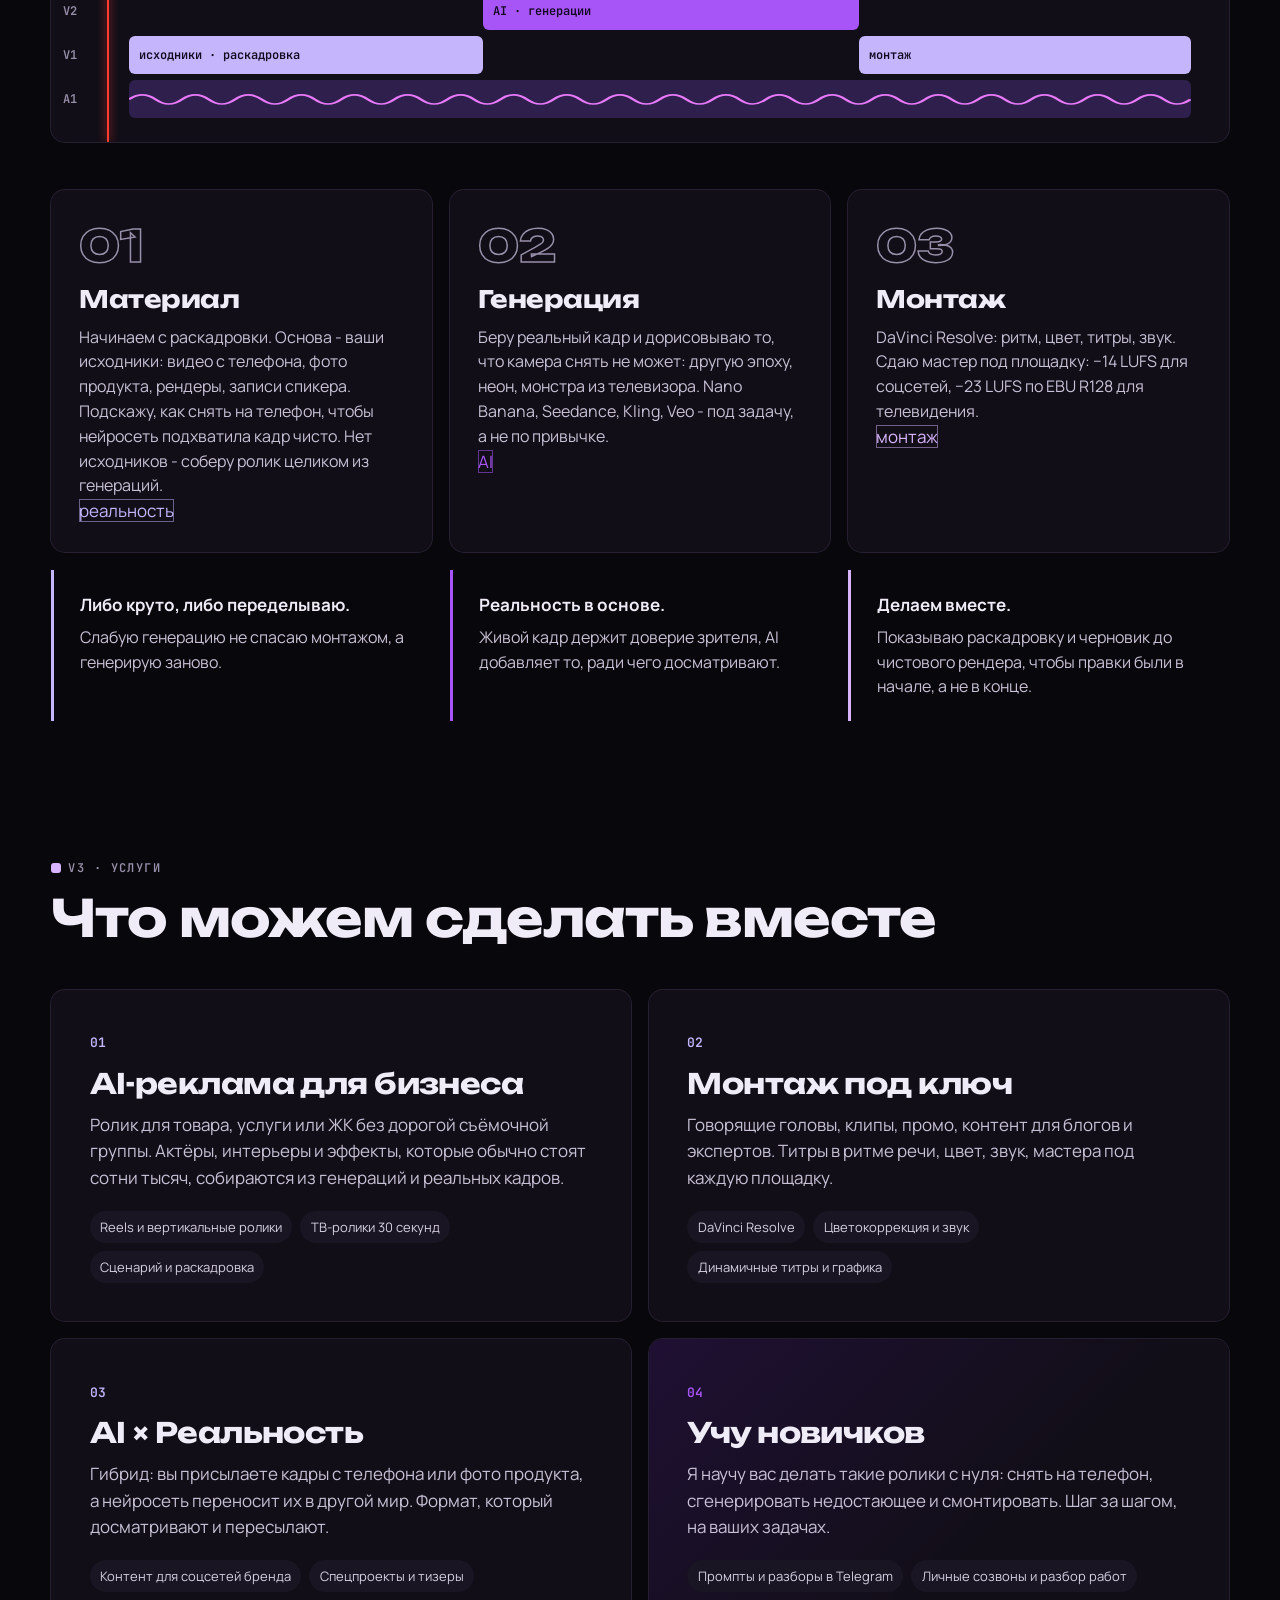
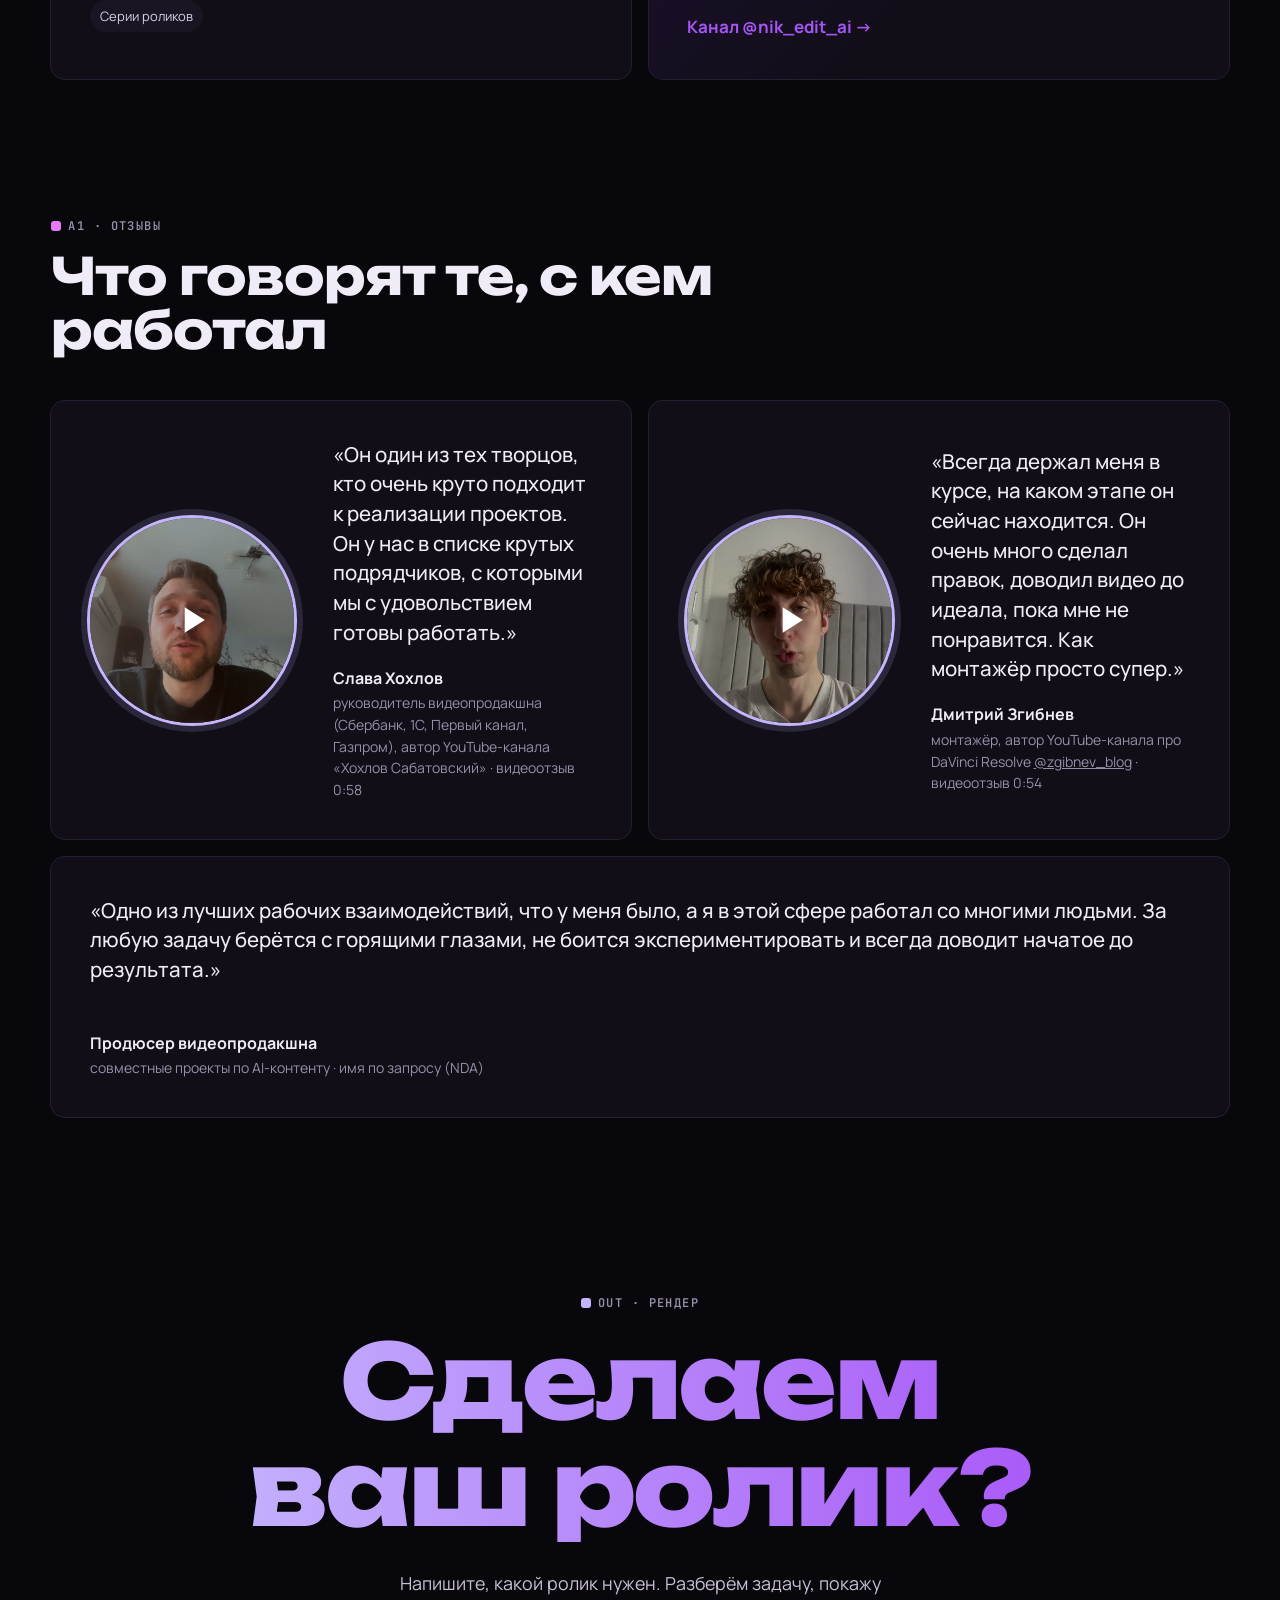
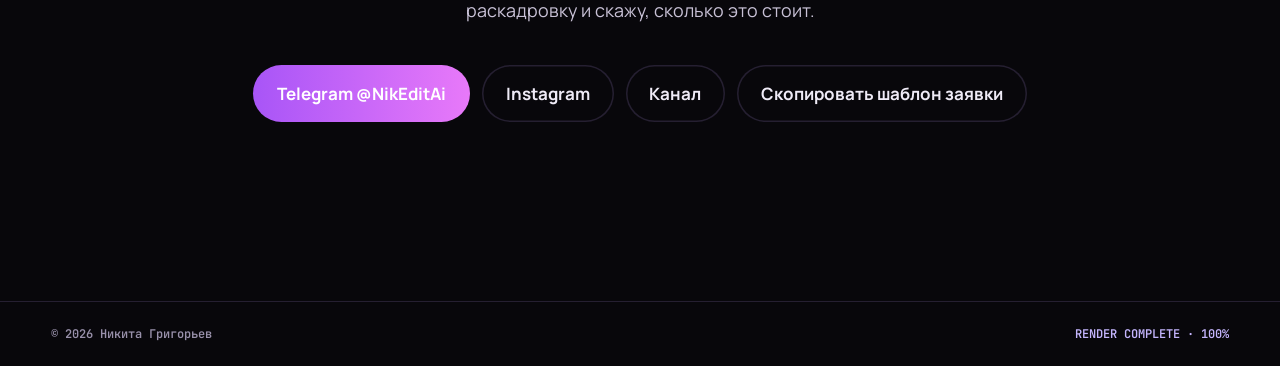
<file: case.html>
<!doctype html>
<html lang="ru">
<head>
<meta charset="utf-8">
<meta name="viewport" content="width=device-width, initial-scale=1">
<title>Как сделано · nik.edit.ai</title>
<meta name="description" content="Разбор AI-ролика: реальный кадр, генерация и монтаж по шагам, с промптом.">
<meta property="og:title" content="Как сделано · nik.edit.ai">
<meta property="og:description" content="Реальный кадр против AI-кадра, шаги и промпт.">
<meta property="og:image" content="https://nik-edit-ai.github.io/media/og.jpg">
<meta property="og:type" content="article">
<meta name="twitter:card" content="summary_large_image">
<meta name="theme-color" content="#08070b">
<link rel="icon" href="data:image/svg+xml,%3Csvg xmlns='http://www.w3.org/2000/svg' viewBox='0 0 32 32'%3E%3Crect width='32' height='32' rx='7' fill='%2308070b'/%3E%3Crect x='7' y='8' width='8' height='16' rx='2' fill='%23c4b5fd'/%3E%3Crect x='17' y='8' width='8' height='16' rx='2' fill='%23a855f7'/%3E%3C/svg%3E">
<link rel="preconnect" href="https://fonts.googleapis.com">
<link rel="preconnect" href="https://fonts.gstatic.com" crossorigin>
<link href="https://fonts.googleapis.com/css2?family=Unbounded:wght@500;700;800&family=Manrope:wght@400;500;600;700&family=JetBrains+Mono:wght@400;600&display=swap" rel="stylesheet">
<link rel="stylesheet" href="style.css?v=15">
<!-- Yandex.Metrika counter -->
<script type="text/javascript">
   (function(m,e,t,r,i,k,a){m[i]=m[i]||function(){(m[i].a=m[i].a||[]).push(arguments)};
   m[i].l=1*new Date();for (var j = 0; j < document.scripts.length; j++) {if (document.scripts[j].src === r) { return; }}
   k=e.createElement(t),a=e.getElementsByTagName(t)[0],k.async=1,k.src=r,a.parentNode.insertBefore(k,a)})
   (window, document, "script", "https://mc.yandex.ru/metrika/tag.js", "ym");

   ym(113993930, "init", {
        clickmap:true,
        trackLinks:true,
        accurateTrackBounce:true
   });
</script>
<noscript><div><img src="https://mc.yandex.ru/watch/113993930" style="position:absolute; left:-9999px;" alt="" /></div></noscript>
<!-- /Yandex.Metrika counter -->
</head>
<body>

<header class="bar">
  <a href="index.html" class="logo" aria-label="nik.edit.ai, на главную">
    <span class="logo-mark"><i></i><i></i></span>nik.edit.ai
  </a>
  <nav class="nav">
    <a href="index.html#works">Работы</a>
    <a href="index.html#approach">Подход</a>
    <a href="index.html#services">Услуги</a>
    <a href="index.html#reviews">Отзывы</a>
  </nav>
  <a href="https://t.me/NikEditAi" class="btn btn-sm" target="_blank" rel="noopener">Написать</a>
</header>

<main id="top" class="case">

<!-- Шапка кейса: текст + шов -->
<section class="hero case-hero">
  <div class="hero-text">
    <a class="case-back" href="index.html#works">← Все работы</a>
    <p class="eyebrow"><span class="tag tag-ai" id="caseTag"></span></p>
    <h1 id="caseTitle"></h1>
    <p class="lead" id="caseLine"></p>
    <dl class="case-meta">
      <div><dt>Задача</dt><dd id="caseTask"></dd></div>
      <div><dt>Инструменты</dt><dd id="caseTools"></dd></div>
    </dl>
    <div class="hero-cta">
      <a class="btn" href="#film"><svg viewBox="0 0 24 24" aria-hidden="true"><path d="M8 5v14l11-7z"/></svg>Смотреть ролик</a>
      <a href="https://t.me/NikEditAi" class="btn btn-ghost" target="_blank" rel="noopener">Хочу такой ролик</a>
    </div>
  </div>

  <figure class="seam" id="seam" aria-label="Сравнение: реальный кадр и тот же кадр после нейросети">
    <img id="seamAi" alt="" class="seam-ai" draggable="false">
    <div class="seam-real"><img id="seamReal" alt="" draggable="false"></div>
    <div class="seam-line"><span class="seam-knob" aria-hidden="true">
      <svg viewBox="0 0 24 24"><path d="M9 6l-6 6 6 6M15 6l6 6-6 6"/></svg></span></div>
    <span class="tag tag-real seam-tag-l" id="seamTagL"></span>
    <span class="tag tag-ai seam-tag-r" id="seamTagR"></span>
    <input type="range" min="0" max="100" value="50" id="seamRange" class="seam-range" aria-label="Положение шва между реальностью и AI">
    <figcaption id="seamCap"></figcaption>
  </figure>
</section>

<!-- Как сделано -->
<section class="section case-sec">
  <div class="sec-head">
    <p class="track-label"><span class="dot dot-v2"></span>V2 · Как сделано</p>
    <h2>От кадра с телефона до готового ролика</h2>
  </div>
  <ol class="steps case-steps" id="caseSteps"></ol>
</section>

<!-- Промпт -->
<section class="section case-sec" id="promptSec">
  <div class="sec-head">
    <p class="track-label"><span class="dot dot-v3"></span>V3 · Промпт</p>
    <h2>Ключевой промпт</h2>
    <p class="sec-sub">Берите и пробуйте на своём кадре. Если получится, кидайте в Telegram, посмотрю)</p>
  </div>
  <div class="prompt" id="prompt1"></div>
  <details class="prompt-more" id="prompt2wrap">
    <summary>Промпт для видео целиком</summary>
    <div class="prompt" id="prompt2"></div>
  </details>
</section>

<!-- Ролик + заявка -->
<section class="section case-sec" id="film">
  <div class="sec-head">
    <p class="track-label"><span class="dot dot-v1"></span>V1 · Ролик</p>
    <h2>Что получилось</h2>
  </div>
  <div class="case-film">
    <div class="case-video" id="caseVideo"></div>
    <a class="card-cta case-cta" href="https://t.me/NikEditAi" target="_blank" rel="noopener">
      <span class="tag tag-ai">Ваш ролик</span>
      <div><h3>Хочу такой ролик</h3><p>Пришлите кадр с телефона или фото продукта. Покажу раскадровку и скажу, во что его можно превратить.</p></div>
      <span class="btn">Написать в Telegram @NikEditAi</span>
    </a>
  </div>
</section>

<!-- Другие кейсы -->
<section class="section case-sec" id="more">
  <div class="sec-head">
    <p class="track-label"><span class="dot dot-a1"></span>A1 · Ещё разборы</p>
    <h2>Другие кейсы</h2>
  </div>
  <div class="case-more" id="caseMore"></div>
</section>

<section class="contact">
  <p class="track-label"><span class="dot dot-v1"></span>OUT · Рендер</p>
  <h2>Сделаем ваш ролик?</h2>
  <p class="lead">Напишите, какой ролик нужен. Разберём задачу, покажу раскадровку и скажу, сколько это стоит.</p>
  <div class="contact-links">
    <a href="https://t.me/NikEditAi" class="btn" target="_blank" rel="noopener">Telegram @NikEditAi</a>
    <a href="index.html#works" class="btn btn-ghost">Все работы</a>
  </div>
</section>

</main>

<footer class="foot">
  <span>© 2026 Никита Григорьев</span>
  <span class="foot-tc">RENDER COMPLETE · 100%</span>
</footer>

<script src="works.js?v=16"></script>
<script src="case.js?v=15"></script>
</body>
</html>
</file>
<file: style.css>
:root {
  color-scheme: dark;
  --bg: #08070b;
  --bg-2: #110e17;
  --bg-3: #191522;
  --line: #251f31;
  --text: #efebf7;
  --muted: #9890aa;
  --real: #c4b5fd;      /* реальность: светлый лиловый */
  --ai: #a855f7;        /* AI: неоновый фиолетовый */
  --ai-2: #e879f9;
  --edit: #d8b4fe;      /* монтаж: мягкий сиреневый */
  --radius: 14px;
  --gut: clamp(16px, 4vw, 56px);
  --display: "Unbounded", system-ui, sans-serif;
  --body: "Manrope", system-ui, sans-serif;
  --mono: "JetBrains Mono", ui-monospace, monospace;
}

* { box-sizing: border-box; margin: 0; padding: 0; }
html { scroll-behavior: smooth; scroll-padding-top: 80px; }
body {
  background: var(--bg); color: var(--text);
  font: 400 17px/1.55 var(--body);
  -webkit-font-smoothing: antialiased;
  overflow-x: hidden;
}
/* плёночное зерно поверх всего */
body::after {
  content: ""; position: fixed; inset: 0; pointer-events: none; z-index: 100; opacity: .06;
  background-image: url("data:image/svg+xml,%3Csvg xmlns='http://www.w3.org/2000/svg' width='160' height='160'%3E%3Cfilter id='n'%3E%3CfeTurbulence type='fractalNoise' baseFrequency='.9' numOctaves='2' stitchTiles='stitch'/%3E%3C/filter%3E%3Crect width='100%25' height='100%25' filter='url(%23n)'/%3E%3C/svg%3E");
}
img, video { display: block; max-width: 100%; }
a { color: inherit; }
button { font: inherit; color: inherit; background: none; border: 0; cursor: pointer; }
h1, h2, h3 { font-family: var(--display); font-weight: 700; letter-spacing: -.02em; line-height: 1.05; }

/* ---------- Кнопки, метки ---------- */
.btn {
  display: inline-flex; align-items: center; gap: .55em;
  padding: .9em 1.4em; border-radius: 999px;
  background: linear-gradient(90deg, var(--ai), var(--ai-2)); color: #fff; font-weight: 700; text-decoration: none;
  transition: transform .2s, box-shadow .2s, background .2s;
}
.btn:hover { transform: translateY(-2px); box-shadow: 0 12px 34px -10px var(--ai); }
.btn svg { width: 1.1em; height: 1.1em; fill: currentColor; }
.btn-ghost { background: transparent; color: var(--text); box-shadow: inset 0 0 0 1.5px var(--line); }
.btn-ghost:hover { box-shadow: inset 0 0 0 1.5px var(--text); }
.btn-light { background: var(--text); color: var(--bg); }
.btn-sm { padding: .55em 1.1em; font-size: 14px; }

.tag {
  display: inline-block; font: 600 11px/1 var(--mono); letter-spacing: .08em; text-transform: uppercase;
  padding: .55em .8em; border-radius: 6px; background: rgba(8,7,11,.72); backdrop-filter: blur(6px);
}
.tag-real { color: var(--real); box-shadow: inset 0 0 0 1px rgba(196,181,253,.5); }
.tag-ai { color: var(--ai); box-shadow: inset 0 0 0 1px rgba(168,85,247,.55); }
.tag-edit { color: var(--edit); box-shadow: inset 0 0 0 1px rgba(216,180,254,.5); }

.track-label {
  display: flex; align-items: center; gap: .6em;
  font: 600 12px/1 var(--mono); letter-spacing: .12em; text-transform: uppercase; color: var(--muted);
  margin-bottom: 18px;
}
.dot { width: 10px; height: 10px; border-radius: 3px; }
.dot-v1 { background: var(--real); }
.dot-v2 { background: var(--ai); }
.dot-v3 { background: var(--edit); }
.dot-a1 { background: var(--ai-2); }

/* ---------- Верхняя панель ---------- */
.bar {
  position: fixed; inset: 0 0 auto; z-index: 50;
  display: flex; align-items: center; gap: 28px;
  padding: 14px var(--gut);
  background: rgba(8,7,11,.78); backdrop-filter: blur(14px);
}
.logo { display: flex; align-items: center; gap: 10px; font: 700 16px var(--display); text-decoration: none; letter-spacing: -.01em; }
.logo-mark { display: flex; gap: 3px; }
.logo-mark i { width: 7px; height: 18px; border-radius: 2px; background: var(--real); }
.logo-mark i + i { background: var(--ai); }
.nav { display: flex; gap: 24px; margin-left: auto; }
.nav a { text-decoration: none; font-size: 15px; color: var(--muted); transition: color .2s; }
.nav a:hover { color: var(--text); }
.tc { display: flex; align-items: center; gap: 8px; font: 600 13px var(--mono); color: var(--text); font-variant-numeric: tabular-nums; }
.rec { width: 8px; height: 8px; border-radius: 50%; background: #ff3b30; animation: blink 1.2s steps(2) infinite; }
@keyframes blink { 50% { opacity: .15; } }
.ruler {
  position: absolute; left: 0; right: 0; bottom: 0; height: 3px;
  background: repeating-linear-gradient(90deg, var(--line) 0 1px, transparent 1px 24px);
}
.ruler-fill { height: 100%; width: 0; background: linear-gradient(90deg, var(--real), var(--ai)); }

/* ---------- Hero ---------- */
.hero {
  min-height: 100vh; padding: 120px var(--gut) 64px;
  display: grid; grid-template-columns: 1.15fr .85fr; gap: clamp(32px, 5vw, 80px); align-items: center;
  max-width: 1440px; margin: 0 auto;
}
.eyebrow { font: 600 13px var(--mono); letter-spacing: .06em; color: var(--muted); margin-bottom: 28px; }
.hero h1 { font-size: clamp(38px, 5.6vw, 84px); font-weight: 800; }
.w-real { color: var(--real); }
.w-ai {
  background: linear-gradient(90deg, var(--ai), #c084fc 50%, var(--ai-2));
  -webkit-background-clip: text; background-clip: text; color: transparent;
}
.lead { font-size: clamp(17px, 1.4vw, 20px); color: #c8c1d6; max-width: 560px; margin-top: 28px; }
.hero-cta { display: flex; flex-wrap: wrap; gap: 12px; margin-top: 36px; }
.hero-facts { list-style: none; display: flex; flex-wrap: wrap; gap: 14px 40px; margin-top: 56px; padding-top: 28px; border-top: 1px solid var(--line); }
.hero-facts b { display: block; font: 700 22px var(--display); }
.hero-facts span { font-size: 13px; color: var(--muted); }

/* Шов реальность / AI */
.seam {
  position: relative; aspect-ratio: 9 / 16; max-height: 78vh; width: 100%; justify-self: center;
  border-radius: 22px; overflow: hidden; user-select: none; touch-action: pan-y;
  box-shadow: 0 40px 120px -40px rgba(168,85,247,.45), 0 0 0 1px var(--line);
  --pos: 50%;
}
.seam img { position: absolute; inset: 0; width: 100%; height: 100%; object-fit: cover; }
.seam-real { position: absolute; inset: 0; clip-path: inset(0 calc(100% - var(--pos)) 0 0); }
.seam-line { position: absolute; top: 0; bottom: 0; left: var(--pos); width: 2px; margin-left: -1px; background: #fff; box-shadow: 0 0 18px #fff; pointer-events: none; }
.seam-knob {
  position: absolute; top: 50%; left: 50%; width: 46px; height: 46px; margin: -23px 0 0 -23px;
  border-radius: 50%; background: #fff; display: grid; place-items: center;
}
.seam-knob svg { width: 22px; height: 22px; stroke: var(--bg); fill: none; stroke-width: 2.2; }
.seam-tag-l { position: absolute; top: 16px; left: 16px; }
.seam-tag-r { position: absolute; top: 16px; right: 16px; }
.seam-range { position: absolute; inset: 0; width: 100%; height: 100%; opacity: 0; cursor: ew-resize; margin: 0; }
.seam figcaption {
  position: absolute; left: 0; right: 0; bottom: 0; padding: 60px 18px 16px;
  font-size: 13px; line-height: 1.45; color: #ebe6f4;
  background: linear-gradient(transparent, rgba(0,0,0,.75)); pointer-events: none;
}
.seam figcaption a { color: #fff; font-weight: 700; pointer-events: auto; position: relative; z-index: 2; }

/* ---------- Шоурил-лента ---------- */
.reel { position: relative; height: min(70vh, 56vw); overflow: hidden; }
.reel-video { width: 100%; height: 100%; object-fit: cover; filter: saturate(1.05) contrast(1.05); }
.reel::before, .reel::after { content: ""; position: absolute; left: 0; right: 0; height: 30%; z-index: 1; pointer-events: none; }
.reel::before { top: 0; background: linear-gradient(var(--bg), transparent); }
.reel::after { bottom: 0; background: linear-gradient(transparent, var(--bg)); }
.reel-over {
  position: absolute; inset: auto var(--gut) 40px; z-index: 2;
  display: flex; justify-content: space-between; align-items: center; gap: 16px;
}
.marker { font: 600 13px var(--mono); letter-spacing: .14em; color: var(--text); }

/* ---------- Секции ---------- */
.section { padding: clamp(80px, 11vw, 150px) var(--gut) 0; max-width: 1440px; margin: 0 auto; }
.sec-head { max-width: 900px; margin-bottom: 44px; }
.sec-head h2 { font-size: clamp(30px, 4vw, 56px); }
.sec-sub { color: #c8c1d6; margin-top: 22px; max-width: 700px; font-size: 18px; }

/* ---------- Фильтры и сетка работ ---------- */
.filters { display: flex; flex-wrap: wrap; gap: 8px; margin-bottom: 32px; }
.chip {
  padding: .6em 1.1em; border-radius: 999px; font-size: 14px; font-weight: 600; color: var(--muted);
  box-shadow: inset 0 0 0 1.5px var(--line); transition: all .2s;
}
.chip:hover { color: var(--text); }
.chip.is-on { background: var(--text); color: var(--bg); box-shadow: none; }

.grid { display: grid; grid-template-columns: repeat(4, 1fr); gap: 18px; grid-auto-flow: dense; }
.card {
  position: relative; border-radius: var(--radius); overflow: hidden; background: var(--bg-2);
  cursor: pointer; aspect-ratio: 9 / 16; isolation: isolate;
  opacity: 0; transform: translateY(24px); transition: opacity .6s, transform .6s;
}
.card.in { opacity: 1; transform: none; }
.card.h { grid-column: span 2; aspect-ratio: 9 / 8; } /* две колонки шириной = высота вертикальной карточки */
.card.hidden { display: none; }
.card img, .card video { position: absolute; inset: 0; width: 100%; height: 100%; object-fit: cover; transition: transform .8s cubic-bezier(.2,.7,.2,1), opacity .4s; }
.card video { opacity: 0; }
.card.playing video { opacity: 1; }
.card:hover img, .card:hover video { transform: scale(1.04); }
.card::after { content: ""; position: absolute; inset: 0; background: linear-gradient(180deg, transparent 45%, rgba(0,0,0,.85)); z-index: 1; }
.card-top { position: absolute; top: 12px; left: 12px; right: 12px; z-index: 2; display: flex; justify-content: space-between; gap: 8px; }
.card-dur { font: 600 11px var(--mono); padding: .55em .7em; border-radius: 6px; background: rgba(8,7,11,.72); }
.card-body { position: absolute; left: 0; right: 0; bottom: 0; z-index: 2; padding: 18px; }
.card-body h3 { font-size: clamp(17px, 1.5vw, 22px); }
.card-body p { font-size: 14px; line-height: 1.45; color: #d6d0e2; margin-top: 8px; max-height: 0; opacity: 0; overflow: hidden; transition: max-height .4s, opacity .4s; }
.card:hover .card-body p, .card:focus-visible .card-body p { max-height: 90px; opacity: 1; }
.card:focus-visible { outline: 2px solid var(--real); outline-offset: 3px; }
/* горизонтальные карточки: высота как у вертикальной в том же ряду */
.card.h .card-frame { position: absolute; inset: 0; }

/* Карточка-приглашение в конце сетки: ширину (span) выставляет app.js, чтобы добить последний ряд */
.card-cta {
  aspect-ratio: auto; min-height: 280px; text-decoration: none;
  display: flex; flex-direction: column; justify-content: space-between; align-items: flex-start; gap: 20px;
  padding: clamp(20px, 3vw, 40px);
  background: radial-gradient(120% 90% at 100% 100%, rgba(168,85,247,.28), transparent 60%),
              radial-gradient(90% 80% at 0% 0%, rgba(196,181,253,.22), transparent 60%), var(--bg-2);
  box-shadow: inset 0 0 0 1.5px var(--line);
}
.card-cta::after { display: none; }
.card-cta h3 { font-size: clamp(24px, 3vw, 44px); max-width: 14ch; }
.card-cta p { color: #c8c1d6; margin-top: 12px; }
.card-cta:hover { box-shadow: inset 0 0 0 1.5px var(--ai); }
.card-cta.tall { aspect-ratio: 9 / 16; }
.card-cta.tall h3 { font-size: clamp(20px, 2.2vw, 28px); }

/* ---------- Подход: таймлайн ---------- */
.tl {
  position: relative; background: var(--bg-2); border-radius: var(--radius); padding: 14px 16px 18px 56px;
  box-shadow: 0 0 0 1px var(--line); overflow: hidden; margin-bottom: 48px;
}
.tl-ruler { display: flex; justify-content: space-between; font: 600 11px var(--mono); color: var(--muted); padding-bottom: 10px; border-bottom: 1px solid var(--line); margin-bottom: 10px; }
.tl-track { position: relative; height: 38px; margin: 6px 0; }
.tl-track em { position: absolute; left: -44px; top: 50%; transform: translateY(-50%); font: 600 12px var(--mono); font-style: normal; color: var(--muted); }
.tl-clip {
  position: absolute; top: 0; bottom: 0; left: var(--s); width: var(--w);
  border-radius: 6px; padding: 0 10px; display: flex; align-items: center;
  font: 600 12px var(--mono); color: #120a20; white-space: nowrap; overflow: hidden;
  transform-origin: left; transform: scaleX(0); transition: transform .9s cubic-bezier(.2,.7,.2,1);
}
.tl.in .tl-clip { transform: none; }
.tl-track:nth-child(3) .tl-clip { transition-delay: .5s; }
.tl-track:nth-child(2) .tl-clip { transition-delay: .9s; }
.tl-track:nth-child(4) .tl-clip + .tl-clip { transition-delay: 1.2s; }
.c-real { background: var(--real); }
.c-ai { background: var(--ai); }
.c-text { background: var(--edit); }
.c-audio { background: #2e1f4d; color: var(--ai-2); padding: 0; }
.c-audio svg { width: 100%; height: 60%; stroke: var(--ai-2); stroke-width: 1.4; fill: none; }
.tl-head { position: absolute; top: 0; bottom: 0; left: 56px; width: 2px; background: #ff3b30; box-shadow: 0 0 10px #ff3b30; }
.tl-head::before { content: ""; position: absolute; top: 0; left: -6px; border: 7px solid transparent; border-top: 9px solid #ff3b30; }

.steps { list-style: none; display: grid; grid-template-columns: repeat(3, 1fr); gap: 18px; }
.step { position: relative; padding: 28px; border-radius: var(--radius); background: var(--bg-2); box-shadow: 0 0 0 1px var(--line); }
.step-n { font: 800 44px var(--display); color: transparent; -webkit-text-stroke: 1.5px var(--muted); }
.step h3 { font-size: 24px; margin: 14px 0 12px; }
.step p { color: #c8c1d6; font-size: 16px; }
.step-tag { margin-top: 20px; }

.rules { display: grid; grid-template-columns: repeat(3, 1fr); gap: 18px; margin-top: 18px; }
.rule { padding: 22px 26px; border-left: 3px solid var(--real); color: #c8c1d6; font-size: 16px; }
.rule:nth-child(2) { border-color: var(--ai); }
.rule:nth-child(3) { border-color: var(--edit); }
.rule b { display: block; color: var(--text); margin-bottom: 6px; font-size: 17px; }

/* ---------- Услуги ---------- */
.services { display: grid; grid-template-columns: repeat(2, 1fr); gap: 18px; }
.svc { padding: clamp(24px, 3vw, 40px); border-radius: var(--radius); background: var(--bg-2); box-shadow: 0 0 0 1px var(--line); transition: box-shadow .3s, transform .3s; }
.svc:hover { box-shadow: 0 0 0 1px var(--real); transform: translateY(-3px); }
.svc-i { font: 600 13px var(--mono); color: var(--real); }
.svc h3 { font-size: clamp(22px, 2.2vw, 30px); margin: 14px 0; }
.svc p { color: #c8c1d6; }
.svc ul { list-style: none; margin-top: 20px; display: flex; flex-wrap: wrap; gap: 8px; }
.svc li { font-size: 13px; padding: .45em .8em; border-radius: 999px; background: var(--bg-3); color: #d6d0e2; }
.svc-learn { background: linear-gradient(135deg, #1f1033, var(--bg-2) 60%); }
.svc-learn .svc-i { color: var(--ai); }
.svc-learn:hover { box-shadow: 0 0 0 1px var(--ai); }
.link { display: inline-block; margin-top: 22px; font-weight: 700; color: var(--ai); text-decoration: none; }

/* ---------- Отзывы ---------- */
.reviews { display: grid; grid-template-columns: 1fr 1fr; gap: 18px; }
.rev-wide { grid-column: 1 / -1; }
.rev-who a { color: var(--muted); }
.rev-who a:hover { color: var(--text); }
.rev { padding: clamp(24px, 3vw, 40px); border-radius: var(--radius); background: var(--bg-2); box-shadow: 0 0 0 1px var(--line); display: flex; flex-direction: column; justify-content: space-between; gap: 28px; }
.rev-video { flex-direction: row; align-items: center; gap: clamp(20px, 3vw, 40px); }
.rev-circle { position: relative; flex: none; width: clamp(140px, 16vw, 210px); aspect-ratio: 1; border-radius: 50%; overflow: hidden; box-shadow: 0 0 0 3px var(--real), 0 0 0 9px rgba(196,181,253,.15); }
.rev-circle img { width: 100%; height: 100%; object-fit: cover; transition: transform .5s; }
.rev-circle:hover img { transform: scale(1.06); }
.rev-play { position: absolute; inset: 0; display: grid; place-items: center; background: rgba(0,0,0,.25); }
.rev-play svg { width: 44px; height: 44px; fill: #fff; filter: drop-shadow(0 2px 8px rgba(0,0,0,.5)); }
.rev-quote { font: 500 clamp(18px, 1.6vw, 22px)/1.45 var(--body); }
.rev-who { font-size: 14px; color: var(--muted); margin-top: 18px; }
.rev-who b { display: block; color: var(--text); font-size: 16px; margin-bottom: 2px; }

/* ---------- Контакты ---------- */
.contact { text-align: center; padding: clamp(100px, 14vw, 200px) var(--gut); max-width: 1000px; margin: 0 auto; }
.contact .track-label { justify-content: center; }
.contact h2 { font-size: clamp(44px, 8vw, 120px); font-weight: 800;
  background: linear-gradient(90deg, var(--real), var(--ai)); -webkit-background-clip: text; background-clip: text; color: transparent; }
.contact .lead { margin: 28px auto 0; }
.contact-links { display: flex; flex-wrap: wrap; justify-content: center; gap: 12px; margin-top: 40px; }

.foot { display: flex; justify-content: space-between; gap: 16px; padding: 24px var(--gut); border-top: 1px solid var(--line); font: 600 12px var(--mono); color: var(--muted); }
.foot-tc { color: var(--real); }

/* ---------- Плеер ---------- */
.player { margin: auto; border: 0; padding: 0; background: transparent; color: var(--text); max-width: 100vw; max-height: 100vh; }
.player::backdrop { background: rgba(5,5,5,.92); backdrop-filter: blur(8px); }
.player-box { position: relative; display: flex; gap: 32px; align-items: center; padding: 56px 24px 24px; max-width: 1280px; }
.player-media video { max-height: 82vh; max-width: min(1280px, 92vw); border-radius: 12px; background: #000; }
.player-media.v video { max-width: min(46vh, 92vw); }
.player-media.square video { border-radius: 50%; width: min(420px, 80vw); }
.player-info { max-width: 360px; }
.player-info h3 { font-size: 28px; margin: 14px 0 16px; }
.player-info dl { display: grid; gap: 14px; font-size: 15px; color: #c8c1d6; }
.player-info dt { font: 600 11px var(--mono); letter-spacing: .1em; text-transform: uppercase; color: var(--muted); margin-bottom: 4px; }
.player-x { position: fixed; top: 16px; right: 20px; width: 48px; height: 48px; border-radius: 50%; font-size: 30px; line-height: 1; background: var(--bg-3); z-index: 2; }
.player-x:hover { background: var(--real); color: var(--bg); }
.player.h .player-box { flex-direction: column; align-items: flex-start; }
.player.h .player-info { max-width: 900px; }
.player.h .player-info dl { grid-template-columns: repeat(3, 1fr); gap: 24px; }

/* ---------- Адаптив ---------- */
@media (max-width: 1100px) {
  .grid { grid-template-columns: repeat(3, 1fr); }
  .nav { display: none; }
  .tc { margin-left: auto; }
}
@media (max-width: 860px) {
  .hero { grid-template-columns: 1fr; min-height: auto; padding-top: 100px; }
  .seam { max-width: 420px; max-height: none; }
  .grid { grid-template-columns: repeat(2, 1fr); gap: 12px; }
  .steps, .rules, .services, .reviews { grid-template-columns: 1fr; }
  .player-box { flex-direction: column; align-items: flex-start; }
  .player.h .player-info dl { grid-template-columns: 1fr; }
  .card-body p { max-height: none; opacity: 1; }
  .card.v .card-body p { display: none; }
}
@media (max-width: 560px) {
  body { font-size: 16px; }
  .hero h1 { font-size: 8.6vw; }
  .bar { gap: 14px; }
  .tc { font-size: 11px; }
  .card-body { padding: 12px; }
  .card-top .tag { font-size: 9px; }
  .rev-video { flex-direction: column; align-items: flex-start; }
  .tl { padding-left: 44px; }
  .tl-track em { left: -36px; }
  .tl-clip { font-size: 10px; padding: 0 6px; }
  .reel-over { bottom: 20px; }
  .foot { flex-direction: column; }
}
@media (prefers-reduced-motion: reduce) {
  * { animation: none !important; transition: none !important; scroll-behavior: auto !important; }
  .card { opacity: 1; transform: none; }
  .tl-clip { transform: none; }
}

/* ---------- Страница кейса «как сделано» ---------- */
.case-back { display: inline-block; margin-bottom: 22px; font: 600 13px var(--mono); color: var(--muted); text-decoration: none; }
.case-back:hover { color: var(--text); }
.case-hero .eyebrow { margin-bottom: 20px; }
.case-meta { display: grid; grid-template-columns: 1fr 1fr; gap: 24px; margin-top: 32px; padding-top: 24px; border-top: 1px solid var(--line); font-size: 15px; color: #c8c1d6; }
.case-meta dt { font: 600 11px var(--mono); letter-spacing: .1em; text-transform: uppercase; color: var(--muted); margin-bottom: 6px; }
.case-sec .sec-head { margin-bottom: 32px; }
.case-steps { grid-template-columns: repeat(4, 1fr); }

.prompt { border-radius: var(--radius); background: var(--bg-2); box-shadow: 0 0 0 1px var(--line); overflow: hidden; }
.prompt-head { display: flex; justify-content: space-between; align-items: center; gap: 16px; padding: 14px 18px; border-bottom: 1px solid var(--line); font: 600 12px/1.4 var(--mono); color: var(--muted); }
.prompt-copy { flex: none; padding: .55em 1em; border-radius: 999px; font: 600 12px var(--mono); color: var(--ai); box-shadow: inset 0 0 0 1px rgba(168,85,247,.55); }
.prompt-copy:hover { background: var(--ai); color: var(--bg); }
.prompt pre { margin: 0; padding: 20px 18px; font: 400 14px/1.65 var(--mono); color: var(--text); white-space: pre-wrap; overflow-wrap: anywhere; }
.prompt-more { margin-top: 14px; }
.prompt-more summary { cursor: pointer; padding: 14px 4px; font-weight: 700; color: var(--ai); list-style: none; }
.prompt-more summary::-webkit-details-marker { display: none; }
.prompt-more summary::before { content: "+ "; }
.prompt-more[open] summary::before { content: "− "; }

.case-film { display: grid; grid-template-columns: auto minmax(0, 560px); gap: 18px; align-items: stretch; }
.case-video video { border-radius: var(--radius); background: #000; max-height: 80vh; }
.case-video.v video { width: min(45vh, 100%); aspect-ratio: 9 / 16; }
.case-cta { cursor: pointer; opacity: 1; transform: none; aspect-ratio: auto; }

.case-more { display: grid; grid-template-columns: repeat(4, 1fr); gap: 18px; }
.case-link { position: relative; display: flex; flex-direction: column; justify-content: flex-end; gap: 8px; aspect-ratio: 9 / 12; padding: 18px; border-radius: var(--radius); overflow: hidden; text-decoration: none; isolation: isolate; box-shadow: 0 0 0 1px var(--line); }
.case-link img { position: absolute; inset: 0; width: 100%; height: 100%; object-fit: cover; z-index: -2; transition: transform .8s cubic-bezier(.2,.7,.2,1); }
.case-link::after { content: ""; position: absolute; inset: 0; z-index: -1; background: linear-gradient(180deg, transparent 35%, rgba(0,0,0,.88)); }
.case-link:hover img { transform: scale(1.04); }
.case-link .tag { align-self: flex-start; }
.case-link h3 { font-size: clamp(17px, 1.5vw, 22px); }
.case-link .link { margin-top: 0; }

/* Ссылка на разбор: в плеере и на карточке */
.player-case { margin: 4px 0 22px; }
.card-case { display: inline-block; margin-bottom: 10px; font: 600 10px/1 var(--mono); letter-spacing: .08em; text-transform: uppercase; padding: .6em .8em; border-radius: 6px; background: var(--ai); color: #fff; text-decoration: none; }

@media (max-width: 1100px) {
  .case-steps { grid-template-columns: repeat(2, 1fr); }
  .case-more { grid-template-columns: repeat(3, 1fr); }
}
@media (max-width: 860px) {
  .case-film { grid-template-columns: 1fr; }
  .case-video.v video { width: 100%; max-width: 420px; }
  .case-steps { grid-template-columns: 1fr; }
  .case-more { grid-template-columns: repeat(2, 1fr); }
}
@media (max-width: 560px) {
  .case-meta { grid-template-columns: 1fr; gap: 16px; }
  .prompt pre { font-size: 13px; padding: 16px 14px; }
  .prompt-head { padding: 12px 14px; }
}

/* Кнопка «полный урок в Telegram» в плеере урока */
.player-tg { margin: 4px 0 22px; background: linear-gradient(90deg, var(--real), var(--ai)); color: #fff; }
.player-tg:hover { box-shadow: 0 10px 30px -10px var(--ai); }

/* ---------- Работы v2: разделы с лентами ---------- */
.cats { display: flex; flex-wrap: wrap; gap: 8px; margin: -12px 0 48px; }
.cat {
  display: inline-flex; align-items: center; gap: 10px; padding: .65em 1.1em; border-radius: 999px;
  font-size: 15px; font-weight: 600; color: var(--text); text-decoration: none;
  box-shadow: inset 0 0 0 1.5px var(--line); transition: box-shadow .2s, background .2s;
}
.cat span { font: 600 12px var(--mono); color: var(--muted); }
.cat:hover { box-shadow: inset 0 0 0 1.5px var(--text); }

.group { margin-bottom: 64px; opacity: 0; transform: translateY(20px); transition: opacity .7s, transform .7s; scroll-margin-top: 90px; }
.group.in { opacity: 1; transform: none; }
.group-head { display: grid; grid-template-columns: auto 1fr auto; align-items: end; gap: 6px 22px; margin-bottom: 22px; }
.group-n { font: 800 44px/1 var(--display); color: transparent; -webkit-text-stroke: 1.5px var(--muted); }
.group-title h3 { font-size: clamp(22px, 2.4vw, 32px); }
.group-title h3 small { font: 600 13px var(--mono); color: var(--muted); letter-spacing: .04em; margin-left: 8px; vertical-align: middle; }
.group-title p { color: #c8c1d6; margin-top: 8px; max-width: 680px; font-size: 16px; }
.group-arrows { display: flex; gap: 8px; }
.group-arrows[hidden] { display: none; }
.arr { width: 46px; height: 46px; border-radius: 50%; display: grid; place-items: center; box-shadow: inset 0 0 0 1.5px var(--line); transition: background .2s, box-shadow .2s; }
.arr svg { width: 20px; height: 20px; stroke: var(--text); stroke-width: 2; fill: none; }
.arr:hover:not(:disabled) { background: var(--text); }
.arr:hover:not(:disabled) svg { stroke: var(--bg); }
.arr:disabled { opacity: .3; cursor: default; }

.rail {
  display: flex; gap: 18px; overflow-x: auto; scroll-snap-type: x mandatory; scroll-padding-left: 2px;
  padding: 4px 2px 14px; scrollbar-width: thin; scrollbar-color: var(--line) transparent;
}
.rail::-webkit-scrollbar { height: 6px; }
.rail::-webkit-scrollbar-thumb { background: var(--line); border-radius: 3px; }

.wk { --h: 420px; flex: none; width: calc(var(--h) * 9 / 16); scroll-snap-align: start; cursor: pointer; outline: none; }
.wk.h { width: calc(var(--h) * 16 / 9 * .75); }  /* горизонталь: та же высота, кадр чуть подрезан по бокам */
.wk-media { position: relative; height: var(--h); border-radius: var(--radius); overflow: hidden; background: var(--bg-2); box-shadow: 0 0 0 1px var(--line); }
.wk-media img, .wk-media video { position: absolute; inset: 0; width: 100%; height: 100%; object-fit: cover; transition: transform .8s cubic-bezier(.2,.7,.2,1), opacity .4s; }
.wk-media video { opacity: 0; }
.wk.playing .wk-media video { opacity: 1; }
.wk:hover .wk-media img, .wk:hover .wk-media video { transform: scale(1.04); }
.wk:focus-visible .wk-media { box-shadow: 0 0 0 2px var(--real); }
.wk-dur, .wk-badge { position: absolute; z-index: 2; font: 600 11px/1 var(--mono); padding: .6em .75em; border-radius: 6px; }
.wk-dur { right: 10px; bottom: 10px; background: rgba(8,7,11,.75); color: var(--text); }
.wk-badge { left: 10px; top: 10px; background: var(--ai); color: #fff; letter-spacing: .05em; text-transform: uppercase; font-size: 10px; }
.wk-play {
  position: absolute; z-index: 2; left: 50%; top: 50%; width: 58px; height: 58px; margin: -29px 0 0 -29px; border-radius: 50%;
  display: grid; place-items: center; background: rgba(8,7,11,.55); backdrop-filter: blur(6px);
  opacity: 0; transform: scale(.85); transition: opacity .25s, transform .25s;
}
.wk-play svg { width: 24px; height: 24px; fill: #fff; margin-left: 3px; }
.wk:hover .wk-play, .wk:focus-visible .wk-play { opacity: 1; transform: none; }
.wk-info { padding: 14px 4px 0; }
.wk-tag { font: 600 11px var(--mono); letter-spacing: .06em; text-transform: uppercase; color: var(--muted); }
.wk-info h4 { font: 700 18px/1.25 var(--display); letter-spacing: -.01em; margin-top: 6px; }
.wk-info p { font-size: 14px; line-height: 1.45; color: #b2aac3; margin-top: 6px;
  display: -webkit-box; -webkit-line-clamp: 2; -webkit-box-orient: vertical; overflow: hidden; }
.wk-case { display: inline-block; margin-top: 10px; font-size: 14px; font-weight: 700; color: var(--ai); text-decoration: none; }
.wk-case:hover { text-decoration: underline; }

.works-cta {
  display: flex; align-items: center; justify-content: space-between; gap: 24px; flex-wrap: wrap;
  padding: clamp(24px, 3vw, 40px); border-radius: var(--radius);
  background: radial-gradient(120% 140% at 100% 100%, rgba(168,85,247,.22), transparent 60%),
              radial-gradient(90% 120% at 0% 0%, rgba(196,181,253,.18), transparent 60%), var(--bg-2);
  box-shadow: inset 0 0 0 1px var(--line);
}
.works-cta h3 { font-size: clamp(22px, 2.6vw, 34px); }
.works-cta p { color: #c8c1d6; margin-top: 8px; }

@media (max-width: 860px) {
  .wk { --h: 340px; }
  .group-head { grid-template-columns: auto 1fr; }
  .group-arrows { display: none; }
  .group-n { font-size: 34px; }
  .rail { margin: 0 calc(var(--gut) * -1); padding-left: var(--gut); padding-right: var(--gut); scroll-padding-left: var(--gut); }
}
@media (max-width: 560px) {
  .wk { --h: 300px; }
  .cats { margin-bottom: 36px; }
  .cat { font-size: 14px; }
  .wk-info h4 { font-size: 16px; }
}
@media (prefers-reduced-motion: reduce) { .group { opacity: 1; transform: none; } }

/* Шов на видео (hero-nmp.mp4 «бок о бок», режется на canvas) */
.seam video { position: absolute; width: 1px; height: 1px; opacity: 0; pointer-events: none; }
.seam canvas { position: absolute; inset: 0; width: 100%; height: 100%; display: block; }
/* фиолетовая подсветка фона страницы */
body { background: radial-gradient(1200px 700px at 85% -10%, rgba(168,85,247,.16), transparent 60%),
                   radial-gradient(900px 600px at -10% 30%, rgba(196,181,253,.06), transparent 60%), var(--bg); background-attachment: fixed; }
</file>
